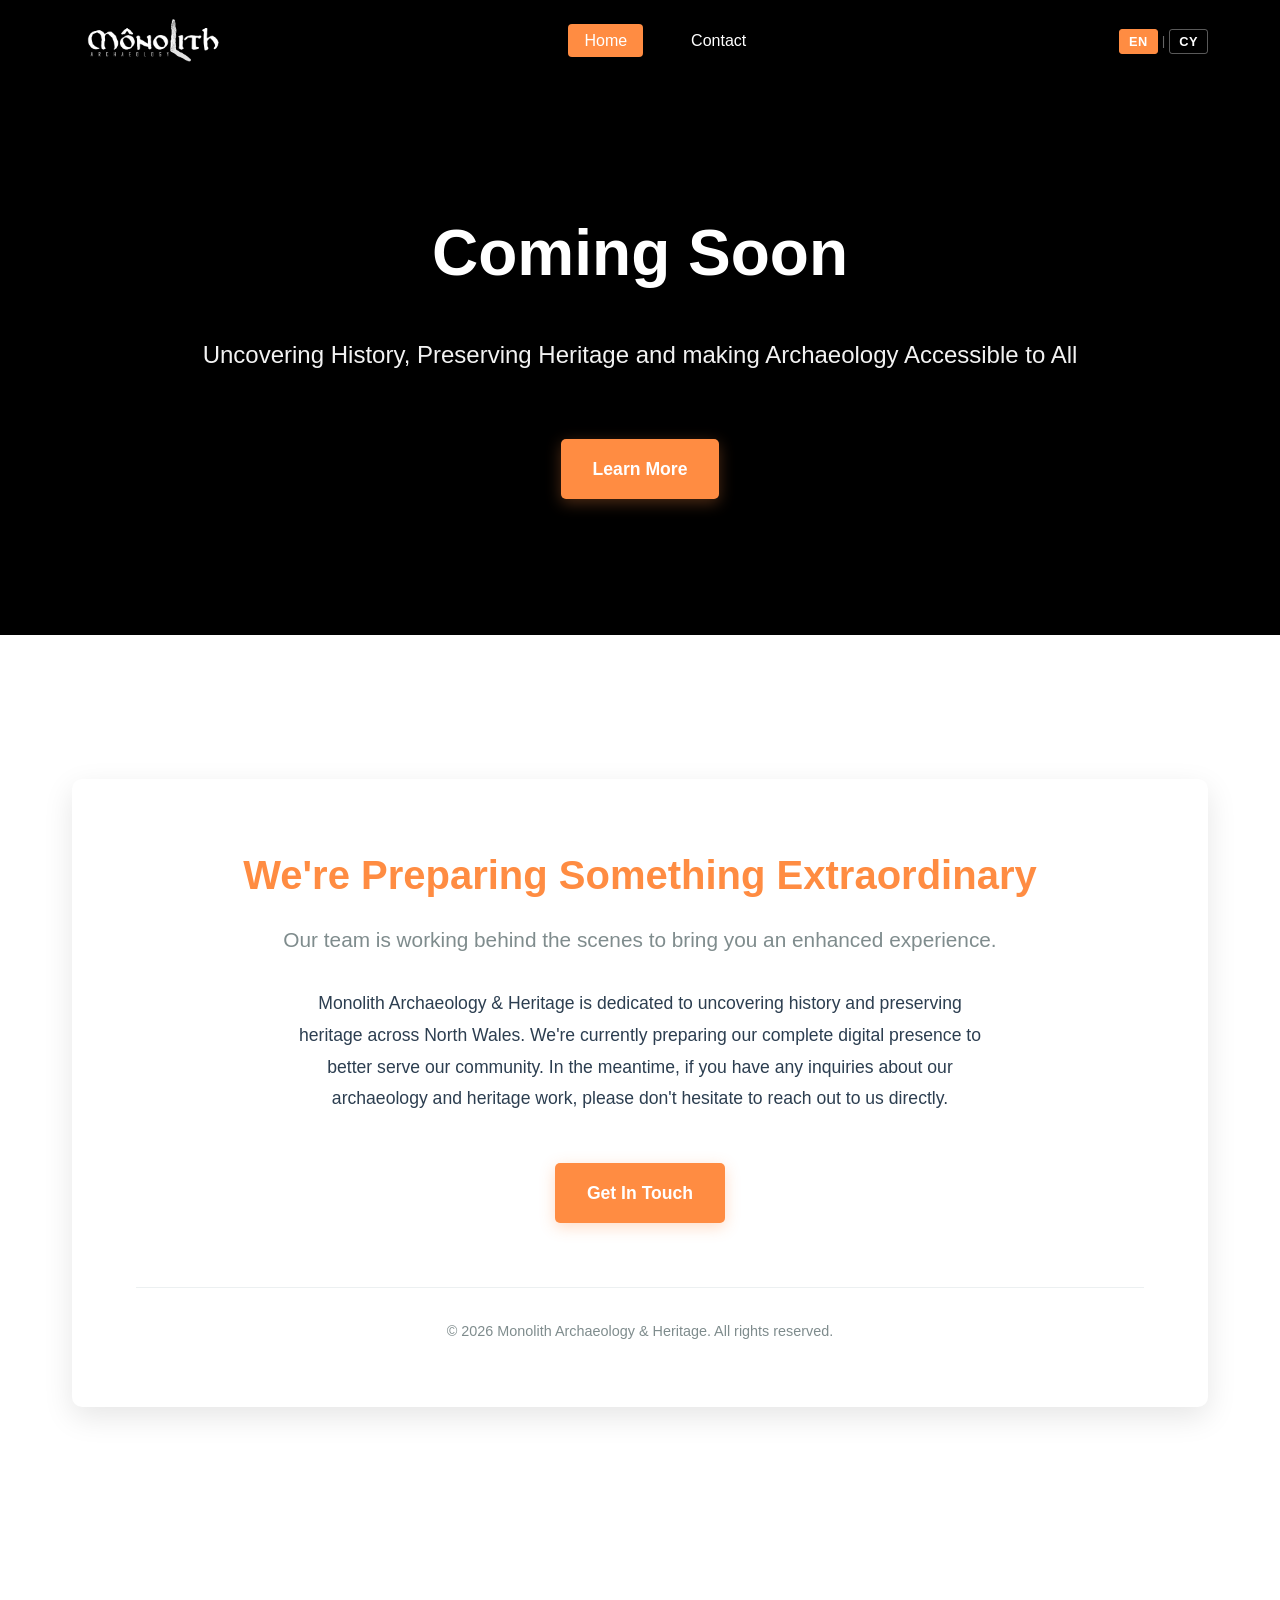
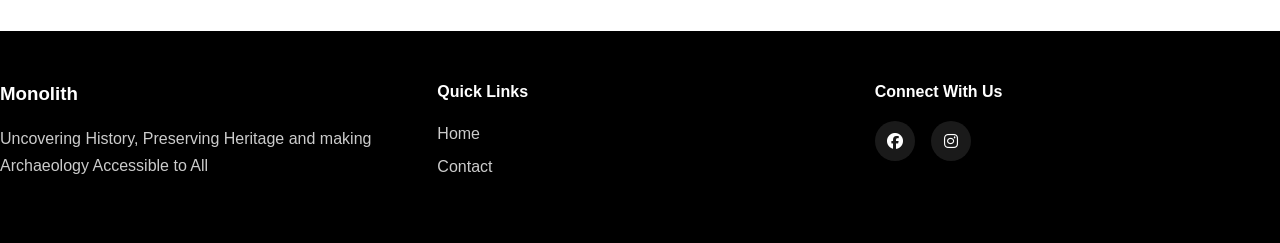
<file: index.html>
<!DOCTYPE html>
<html lang="en">
<head>
    <meta charset="UTF-8">
    <meta name="viewport" content="width=device-width, initial-scale=1.0">
    <title>Coming Soon - Monolith Archaeology & Heritage</title>
    <link rel="stylesheet" href="styles.css">
    <link rel="stylesheet" href="https://cdnjs.cloudflare.com/ajax/libs/font-awesome/6.4.0/css/all.min.css">
    <style>
        .coming-soon-container {
            max-width: 1200px;
            margin: 0 auto;
            padding: 4rem 2rem;
            text-align: center;
        }

        .coming-soon-content {
            background: var(--white);
            padding: 4rem;
            border-radius: 10px;
            box-shadow: 0 10px 30px rgba(0, 0, 0, 0.1);
        }

        .coming-soon-content h2 {
            font-size: 2.5rem;
            color: var(--primary-color);
            margin-bottom: 1rem;
            margin-top: 0;
        }

        .coming-soon-content .tagline {
            font-size: 1.3rem;
            color: var(--text-light);
            margin-bottom: 2rem;
        }

        .coming-soon-message {
            font-size: 1.1rem;
            line-height: 1.8;
            color: var(--text-dark);
            margin-bottom: 2rem;
            max-width: 700px;
            margin-left: auto;
            margin-right: auto;
        }

        .cta-button {
            display: inline-block;
            background-color: var(--primary-color);
            color: var(--white);
            padding: 1rem 2rem;
            text-decoration: none;
            border-radius: 5px;
            font-size: 1.1em;
            font-weight: 600;
            transition: background-color 0.3s ease, transform 0.2s ease;
            margin: 1rem 0.5rem;
            border: none;
            cursor: pointer;
        }

        .cta-button:hover {
            background-color: #e67e31;
            transform: translateY(-2px);
        }

        .coming-soon-footer {
            margin-top: 3rem;
            padding-top: 2rem;
            border-top: 1px solid #ecf0f1;
            color: var(--text-light);
            font-size: 0.9rem;
        }

        @media (max-width: 768px) {
            .coming-soon-container {
                padding: 2rem 1rem;
            }

            .coming-soon-content {
                padding: 2rem;
            }

            .coming-soon-content h2 {
                font-size: 2rem;
            }

            .coming-soon-content .tagline {
                font-size: 1.1rem;
            }
        }
    </style>
</head>
<body>
    <!-- Navigation -->
    <nav class="navbar">
        <div class="nav-container">
            <a href="index.html" class="nav-logo">
                <img src="images/logos/Monolith vers. 7 W text.png" alt="Monolith Logo">
            </a>
            <div class="hamburger">
                <span></span>
                <span></span>
                <span></span>
            </div>
            <ul class="nav-menu">
                <li><a href="index.html" class="nav-link active" data-i18n="nav.home">Home</a></li>
                <li><a href="contact.html" class="nav-link" data-i18n="nav.contact">Contact</a></li>
            </ul>
            <div class="lang-toggle">
                <button class="lang-btn" data-lang="en">EN</button>
                <span class="lang-sep">|</span>
                <button class="lang-btn" data-lang="cy">CY</button>
            </div>
        </div>
    </nav>

    <!-- Hero Section -->
    <section class="hero">
        <div class="hero-content">
            <h1 data-i18n="index.hero.h1">Coming Soon</h1>
            <p data-i18n="index.hero.p">Uncovering History, Preserving Heritage and making Archaeology Accessible to All</p>
            <a href="#message" class="cta-button" data-i18n="index.hero.cta">Learn More</a>
        </div>
    </section>

    <!-- Message Section -->
    <section id="message" class="about">
        <div class="coming-soon-container">
            <div class="coming-soon-content">
                <h2 data-i18n="index.msg.h2">We're Preparing Something Extraordinary</h2>
                <p class="tagline" data-i18n="index.msg.tagline">Our team is working behind the scenes to bring you an enhanced experience.</p>
                
                <p class="coming-soon-message" data-i18n="index.msg.body">
                    Monolith Archaeology & Heritage is dedicated to uncovering history and preserving heritage across North Wales. 
                    We're currently preparing our complete digital presence to better serve our community. 
                    In the meantime, if you have any inquiries about our archaeology and heritage work, 
                    please don't hesitate to reach out to us directly.
                </p>

                <div style="margin: 2rem 0;">
                    <a href="contact.html" class="cta-button" data-i18n="index.msg.cta">Get In Touch</a>
                </div>

                <div class="coming-soon-footer">
                    <p data-i18n="index.footer.copy">© 2026 Monolith Archaeology & Heritage. All rights reserved.</p>
                </div>
            </div>
        </div>
    </section>

    <!-- Footer -->
    <footer class="footer">
        <div class="footer-content">
            <div class="footer-section">
                <h3>Monolith</h3>
                <p data-i18n="footer.tagline">Uncovering History, Preserving Heritage</p>
            </div>
            <div class="footer-section">
                <h4 data-i18n="footer.quickLinks">Quick Links</h4>
                <ul>
                    <li><a href="index.html" data-i18n="nav.home">Home</a></li>
                    <li><a href="contact.html" data-i18n="nav.contact">Contact</a></li>
                </ul>
            </div>
            <div class="footer-section">
                <h4 data-i18n="footer.connect">Connect With Us</h4>
                <div class="social-links">
                    <a href="https://www.facebook.com/profile.php?id=61578710743581&sk=directory_contact_info"><i class="fab fa-facebook"></i></a>
                    <a href="https://www.instagram.com/monolith.archaeology/"><i class="fab fa-instagram"></i></a>
                </div>
            </div>
        </div>
    </footer>

    <script src="translations.js"></script>
    <script src="script.js"></script>
</body>
</html>
</file>
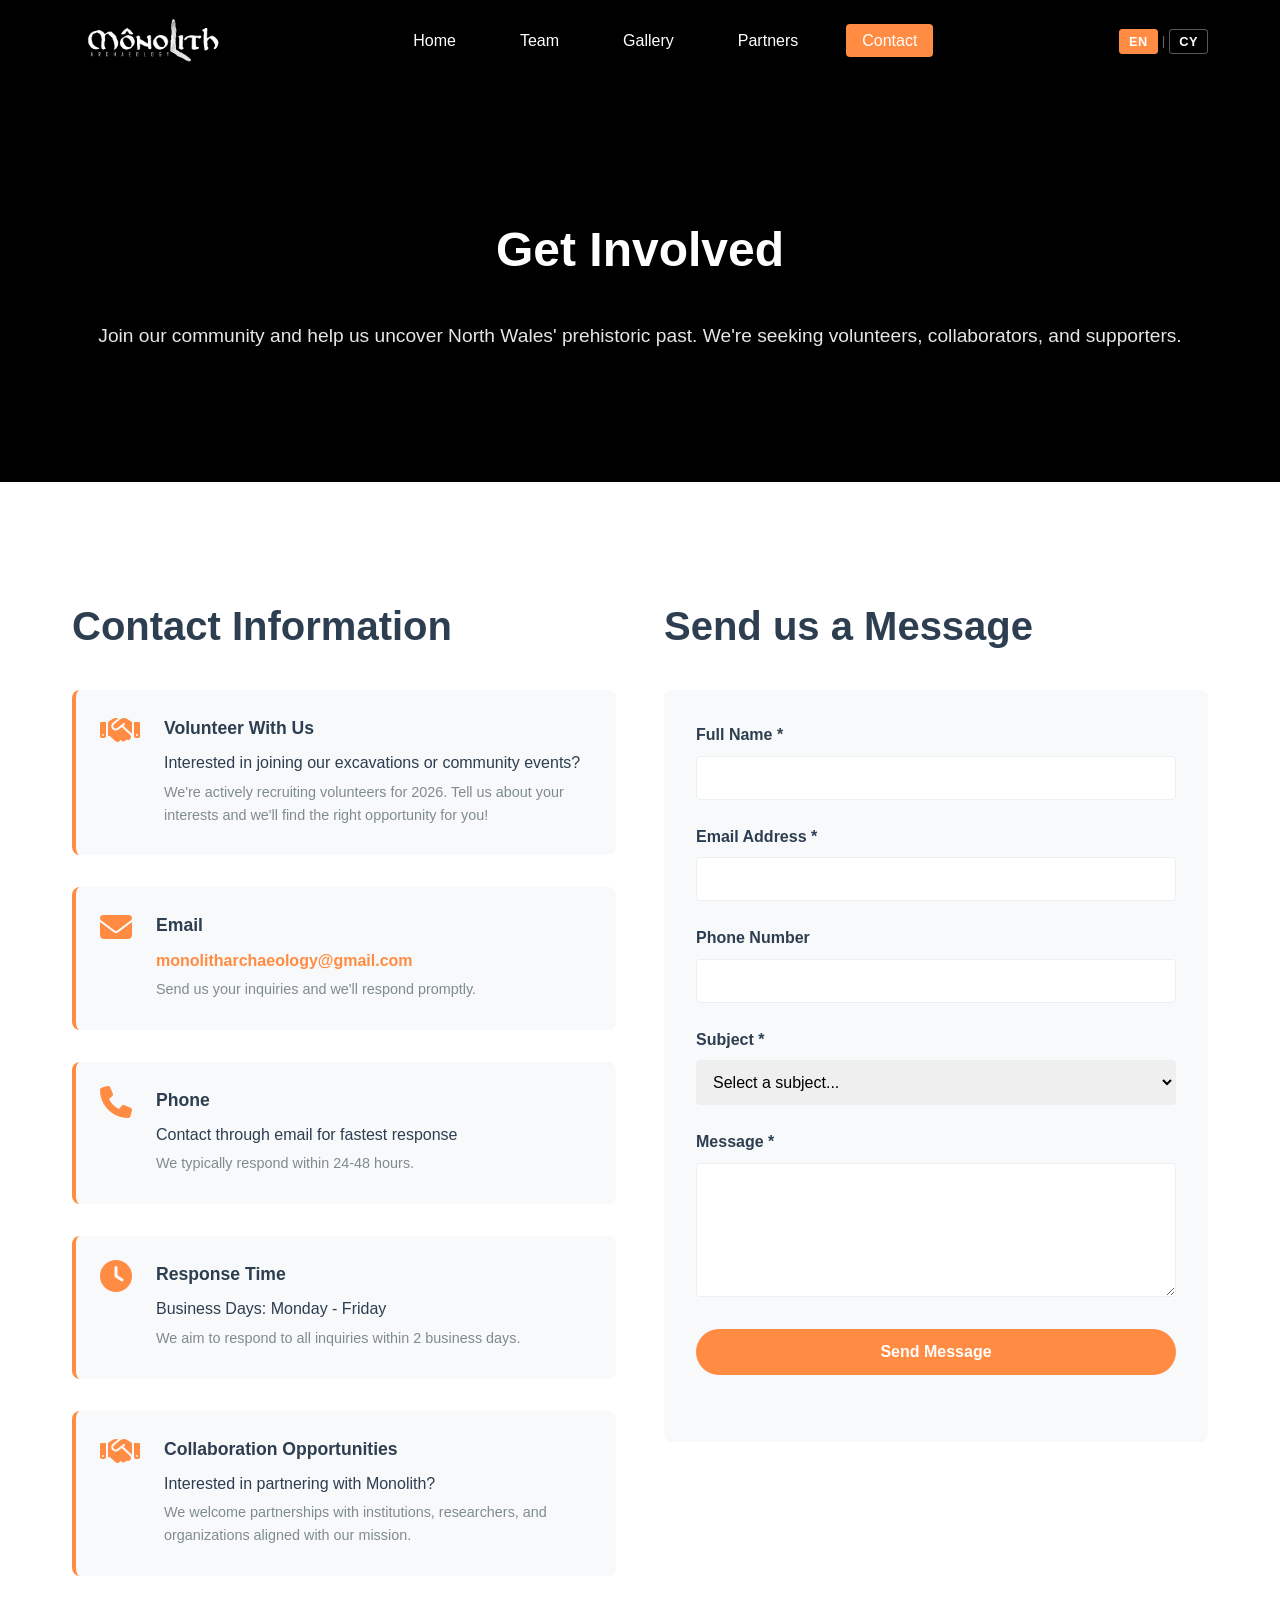
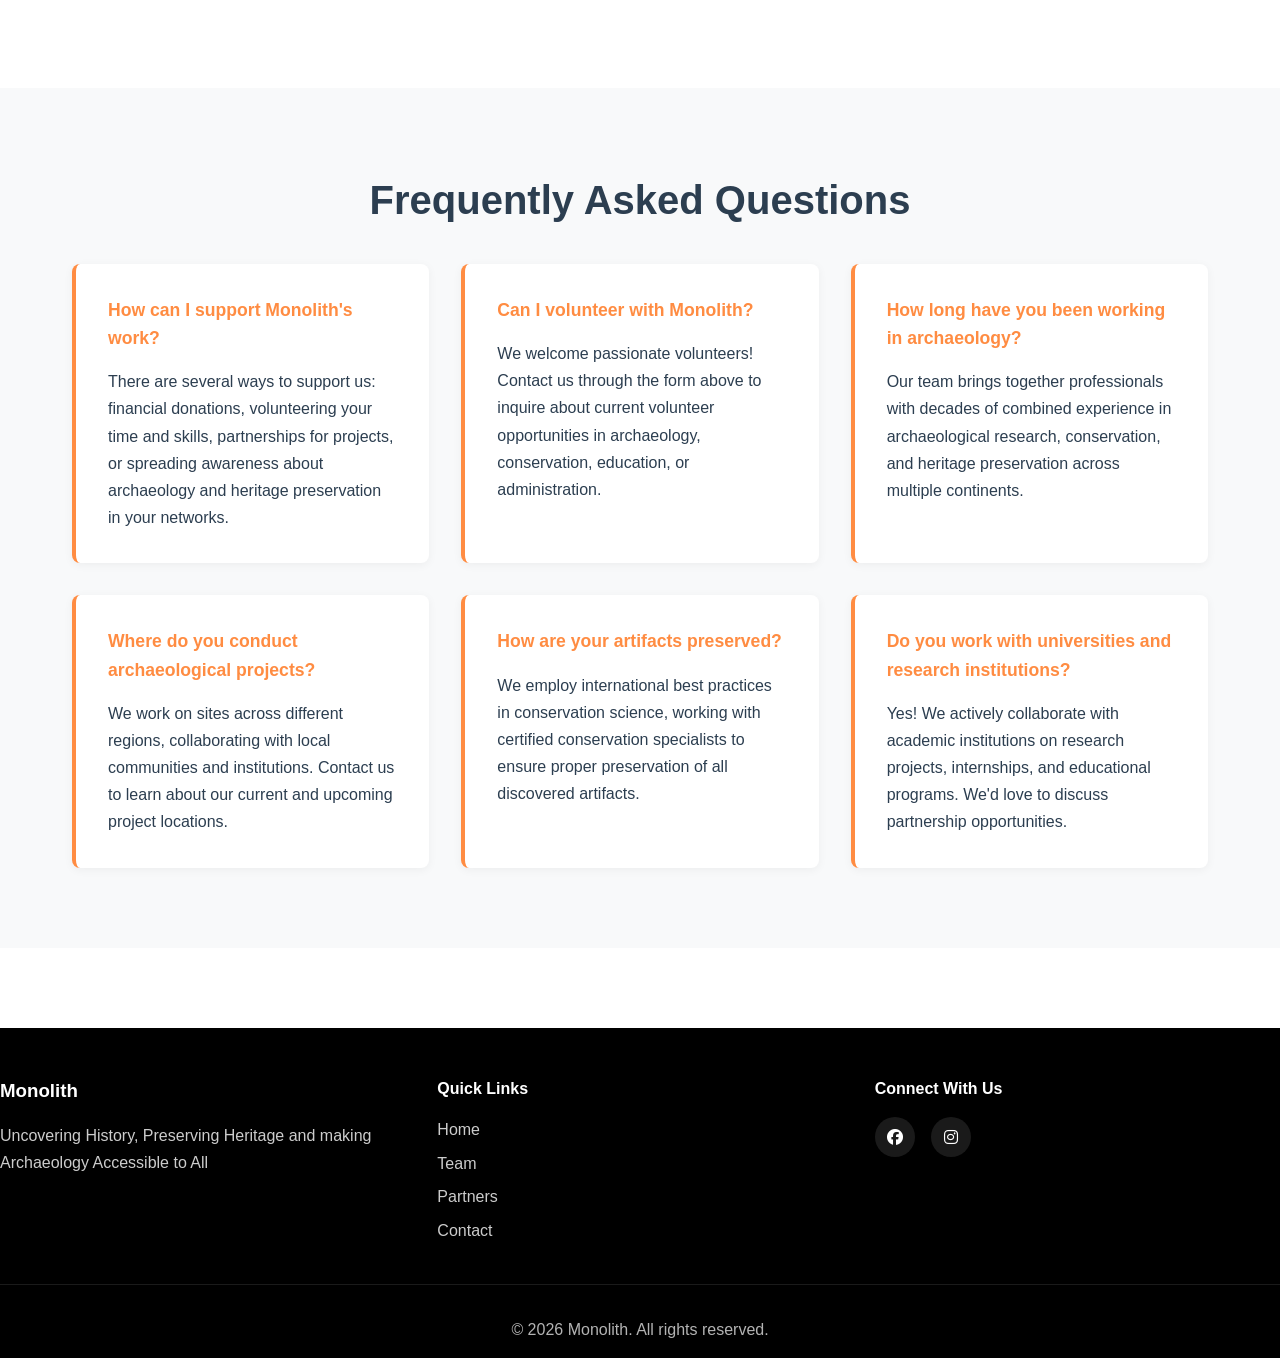
<file: contact.html>
<!DOCTYPE html>
<html lang="en">
<head>
    <meta charset="UTF-8">
    <meta name="viewport" content="width=device-width, initial-scale=1.0">
    <title>Contact - Monolith</title>
    <link rel="stylesheet" href="styles.css">
    <link rel="stylesheet" href="https://cdnjs.cloudflare.com/ajax/libs/font-awesome/6.4.0/css/all.min.css">
</head>
<body>
    <!-- Navigation -->
    <nav class="navbar">
        <div class="nav-container">
            <a href="index.html" class="nav-logo">
                <img src="images/logos/Monolith vers. 7 W text.png" alt="Monolith Logo">
            </a>
            <div class="hamburger">
                <span></span>
                <span></span>
                <span></span>
            </div>
            <ul class="nav-menu">
                <li><a href="index.html" class="nav-link" data-i18n="nav.home">Home</a></li>
                <li><a href="team.html" class="nav-link" data-i18n="nav.team">Team</a></li>
                <li><a href="gallery.html" class="nav-link" data-i18n="nav.gallery">Gallery</a></li>
                <li><a href="partners.html" class="nav-link" data-i18n="nav.partners">Partners</a></li>
                <li><a href="contact.html" class="nav-link active" data-i18n="nav.contact">Contact</a></li>
            </ul>
            <div class="lang-toggle">
                <button class="lang-btn" data-lang="en">EN</button>
                <span class="lang-sep">|</span>
                <button class="lang-btn" data-lang="cy">CY</button>
            </div>
        </div>
    </nav>

    <!-- Page Header -->
    <section class="page-header">
        <h1 data-i18n="contact.header.h1">Get Involved</h1>
        <p data-i18n="contact.header.p">Join our community and help us uncover North Wales' prehistoric past. We're seeking volunteers, collaborators, and supporters.</p>
    </section>

    <!-- Contact Content -->
    <section class="contact-section">
        <div class="container">
            <div class="contact-wrapper">
                <!-- Contact Information -->
                <div class="contact-info">
                    <h2 data-i18n="contact.info.h2">Contact Information</h2>
                    
                    <div class="info-card">
                        <i class="fas fa-handshake"></i>
                        <div>
                            <h3 data-i18n="contact.vol.h3">Volunteer With Us</h3>
                            <p data-i18n="contact.vol.p1">Interested in joining our excavations or community events?</p>
                            <p class="info-desc" data-i18n="contact.vol.p2">We're actively recruiting volunteers for 2026. Tell us about your interests and we'll find the right opportunity for you!</p>
                        </div>
                    </div>

                    <div class="info-card">
                        <i class="fas fa-envelope"></i>
                        <div>
                            <h3 data-i18n="contact.email.h3">Email</h3>
                            <p><a href="mailto:monolitharchaeology@gmail.com">monolitharchaeology@gmail.com</a></p>
                            <p class="info-desc" data-i18n="contact.email.p2">Send us your inquiries and we'll respond promptly.</p>
                        </div>
                    </div>

                    <div class="info-card">
                        <i class="fas fa-phone"></i>
                        <div>
                            <h3 data-i18n="contact.phone.h3">Phone</h3>
                            <p data-i18n="contact.phone.p1">Contact through email for fastest response</p>
                            <p class="info-desc" data-i18n="contact.phone.p2">We typically respond within 24-48 hours.</p>
                        </div>
                    </div>

                    <div class="info-card">
                        <i class="fas fa-clock"></i>
                        <div>
                            <h3 data-i18n="contact.resp.h3">Response Time</h3>
                            <p data-i18n="contact.resp.p1">Business Days: Monday - Friday</p>
                            <p class="info-desc" data-i18n="contact.resp.p2">We aim to respond to all inquiries within 2 business days.</p>
                        </div>
                    </div>

                    <div class="info-card">
                        <i class="fas fa-handshake"></i>
                        <div>
                            <h3 data-i18n="contact.collab.h3">Collaboration Opportunities</h3>
                            <p data-i18n="contact.collab.p1">Interested in partnering with Monolith?</p>
                            <p class="info-desc" data-i18n="contact.collab.p2">We welcome partnerships with institutions, researchers, and organizations aligned with our mission.</p>
                        </div>
                    </div>
                </div>

                <!-- Contact Form -->
                <div class="contact-form-wrapper">
                    <h2 data-i18n="contact.form.h2">Send us a Message</h2>
                    <form class="contact-form" id="contactForm">
                        <div class="form-group">
                            <label for="name" data-i18n="contact.form.name">Full Name *</label>
                            <input type="text" id="name" name="name" required>
                        </div>

                        <div class="form-group">
                            <label for="email" data-i18n="contact.form.email">Email Address *</label>
                            <input type="email" id="email" name="email" required>
                        </div>

                        <div class="form-group">
                            <label for="phone" data-i18n="contact.form.phone">Phone Number</label>
                            <input type="tel" id="phone" name="phone">
                        </div>

                        <div class="form-group">
                            <label for="subject" data-i18n="contact.form.subject">Subject *</label>
                            <select id="subject" name="subject" required>
                                <option value="" data-i18n="contact.form.opt0">Select a subject...</option>
                                <option value="inquiry" data-i18n="contact.form.opt1">General Inquiry</option>
                                <option value="partnership" data-i18n="contact.form.opt2">Partnership Opportunity</option>
                                <option value="donation" data-i18n="contact.form.opt3">Support & Donations</option>
                                <option value="volunteer" data-i18n="contact.form.opt4">Volunteer Opportunity</option>
                                <option value="media" data-i18n="contact.form.opt5">Media Inquiry</option>
                                <option value="other" data-i18n="contact.form.opt6">Other</option>
                            </select>
                        </div>

                        <div class="form-group">
                            <label for="message" data-i18n="contact.form.message">Message *</label>
                            <textarea id="message" name="message" rows="6" required></textarea>
                        </div>

                        <button type="submit" class="btn btn-primary" data-i18n="contact.form.submit">Send Message</button>
                        <p class="form-note" id="formNote"></p>
                    </form>
                </div>
            </div>
        </div>
    </section>

    <!-- FAQ Section -->
    <section class="faq-section">
        <div class="container">
            <h2 data-i18n="contact.faq.h2">Frequently Asked Questions</h2>
            
            <div class="faq-list">
                <div class="faq-item">
                    <h3 data-i18n="contact.faq.q1">How can I support Monolith's work?</h3>
                    <p data-i18n="contact.faq.a1">There are several ways to support us: financial donations, volunteering your time and skills, partnerships for projects, or spreading awareness about archaeology and heritage preservation in your networks.</p>
                </div>

                <div class="faq-item">
                    <h3 data-i18n="contact.faq.q2">Can I volunteer with Monolith?</h3>
                    <p data-i18n="contact.faq.a2">We welcome passionate volunteers! Contact us through the form above to inquire about current volunteer opportunities in archaeology, conservation, education, or administration.</p>
                </div>

                <div class="faq-item">
                    <h3 data-i18n="contact.faq.q3">How long have you been working in archaeology?</h3>
                    <p data-i18n="contact.faq.a3">Our team brings together professionals with decades of combined experience in archaeological research, conservation, and heritage preservation across multiple continents.</p>
                </div>

                <div class="faq-item">
                    <h3 data-i18n="contact.faq.q4">Where do you conduct archaeological projects?</h3>
                    <p data-i18n="contact.faq.a4">We work on sites across different regions, collaborating with local communities and institutions. Contact us to learn about our current and upcoming project locations.</p>
                </div>

                <div class="faq-item">
                    <h3 data-i18n="contact.faq.q5">How are your artifacts preserved?</h3>
                    <p data-i18n="contact.faq.a5">We employ international best practices in conservation science, working with certified conservation specialists to ensure proper preservation of all discovered artifacts.</p>
                </div>

                <div class="faq-item">
                    <h3 data-i18n="contact.faq.q6">Do you work with universities and research institutions?</h3>
                    <p data-i18n="contact.faq.a6">Yes! We actively collaborate with academic institutions on research projects, internships, and educational programs. We'd love to discuss partnership opportunities.</p>
                </div>
            </div>
        </div>
    </section>

    <!-- Footer -->
    <footer class="footer">
        <div class="footer-content">
            <div class="footer-section">
                <h3>Monolith</h3>
                <p data-i18n="footer.tagline">Uncovering History, Preserving Heritage</p>
            </div>
            <div class="footer-section">
                <h4 data-i18n="footer.quickLinks">Quick Links</h4>
                <ul>
                    <li><a href="index.html" data-i18n="nav.home">Home</a></li>
                    <li><a href="team.html" data-i18n="nav.team">Team</a></li>
                    <li><a href="partners.html" data-i18n="nav.partners">Partners</a></li>
                    <li><a href="contact.html" data-i18n="nav.contact">Contact</a></li>
                </ul>
            </div>
            <div class="footer-section">
                <h4 data-i18n="footer.connect">Connect With Us</h4>
                <div class="social-links">
                    <a href="https://www.facebook.com/profile.php?id=61578710743581&sk=directory_contact_info"><i class="fab fa-facebook"></i></a>
                    <a href="https://www.instagram.com/monolith.archaeology/"><i class="fab fa-instagram"></i></a>
                </div>
            </div>
        </div>
        <div class="footer-bottom">
            <p data-i18n="footer.copyright">&copy; 2026 Monolith. All rights reserved.</p>
        </div>
    </footer>

    <script src="translations.js"></script>
    <script src="script.js"></script>
</body>
</html>
</file>
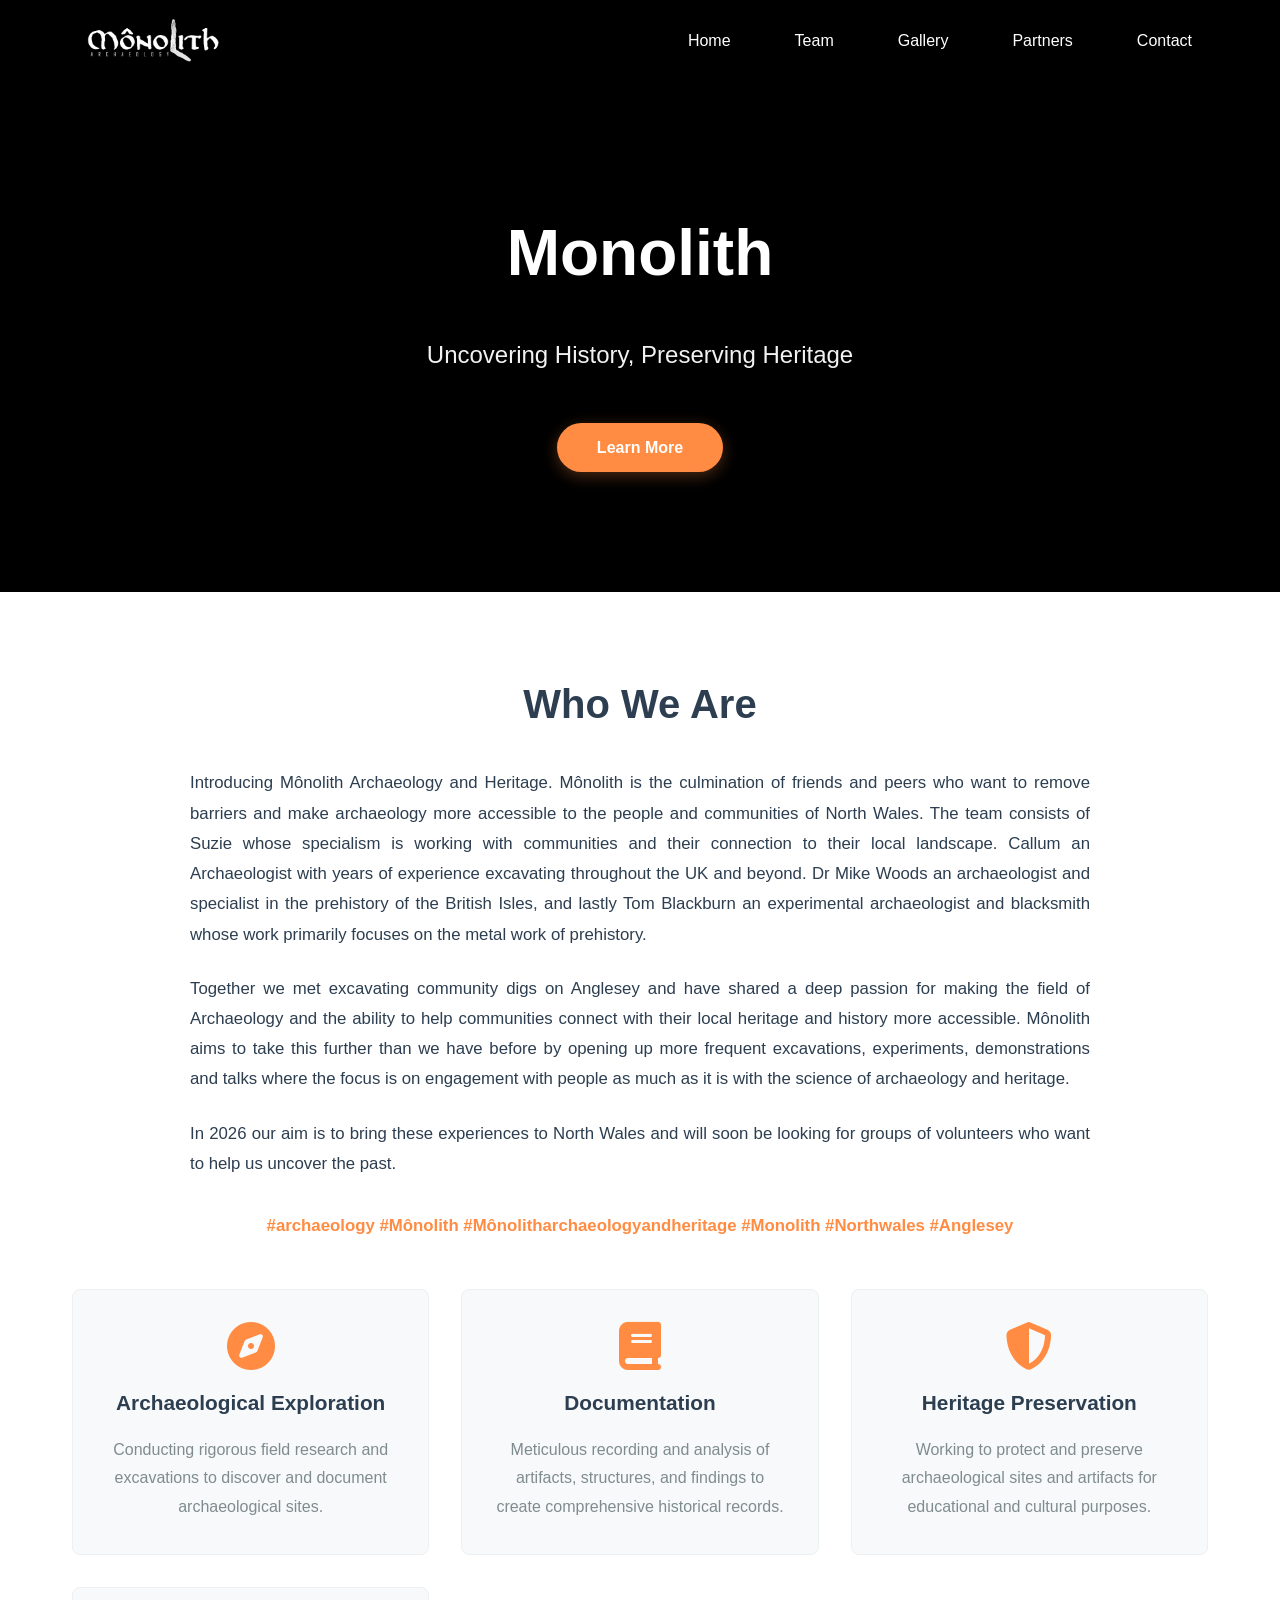
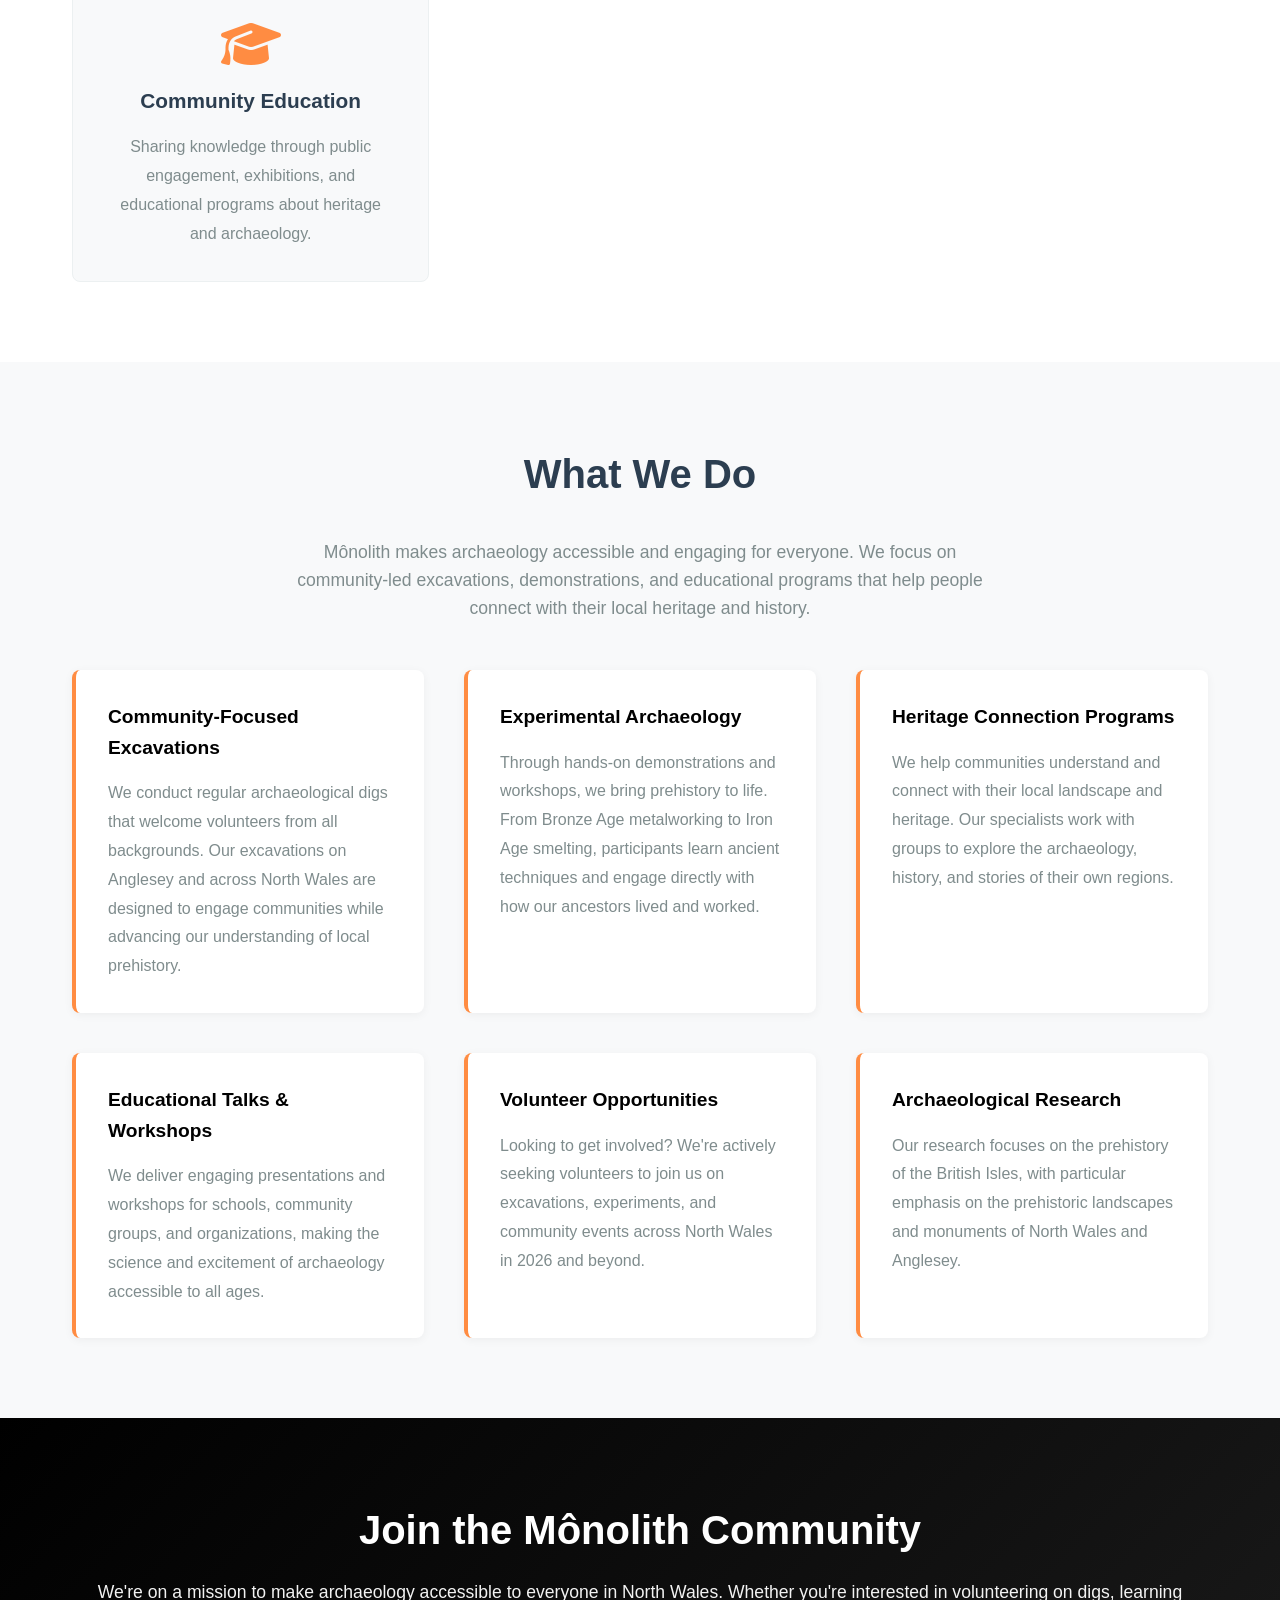
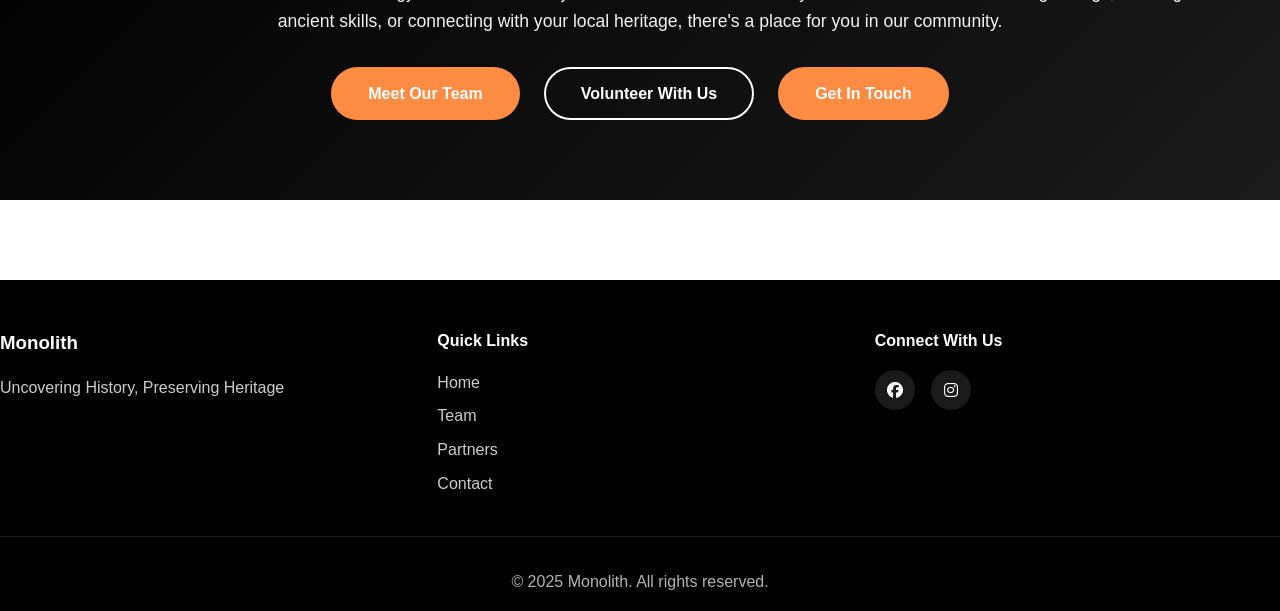
<file: index-old.html>
<!DOCTYPE html>
<html lang="en">
<head>
    <meta charset="UTF-8">
    <meta name="viewport" content="width=device-width, initial-scale=1.0">
    <title>Monolith - Archaeology & Heritage</title>
    <link rel="stylesheet" href="styles.css">
    <link rel="stylesheet" href="https://cdnjs.cloudflare.com/ajax/libs/font-awesome/6.4.0/css/all.min.css">
</head>
<body>
    <!-- Navigation -->
    <nav class="navbar">
        <div class="nav-container">
            <a href="index.html" class="nav-logo">
                <img src="images/logos/Monolith vers. 7 W text.png" alt="Monolith Logo">
            </a>
            <div class="hamburger">
                <span></span>
                <span></span>
                <span></span>
            </div>
            <ul class="nav-menu">
                <li><a href="index.html" class="nav-link active">Home</a></li>
                <li><a href="team.html" class="nav-link">Team</a></li>
                <li><a href="gallery.html" class="nav-link">Gallery</a></li>
                <li><a href="partners.html" class="nav-link">Partners</a></li>
                <li><a href="contact.html" class="nav-link">Contact</a></li>
            </ul>
        </div>
    </nav>

    <!-- Hero Section -->
    <section class="hero">
        <div class="hero-content">
            <h1>Monolith</h1>
            <p>Uncovering History, Preserving Heritage</p>
            <a href="#about" class="cta-button">Learn More</a>
        </div>
    </section>

    <!-- About Section -->
    <section id="about" class="about">
        <div class="container">
            <h2>Who We Are</h2>
            <div class="about-text">
                <p>Introducing Mônolith Archaeology and Heritage. Mônolith is the culmination of friends and peers who want to remove barriers and make archaeology more accessible to the people and communities of North Wales. The team consists of Suzie whose specialism is working with communities and their connection to their local landscape. Callum an Archaeologist with years of experience excavating throughout the UK and beyond. Dr Mike Woods an archaeologist and specialist in the prehistory of the British Isles, and lastly Tom Blackburn an experimental archaeologist and blacksmith whose work primarily focuses on the metal work of prehistory.</p>
                
                <p>Together we met excavating community digs on Anglesey and have shared a deep passion for making the field of Archaeology and the ability to help communities connect with their local heritage and history more accessible. Mônolith aims to take this further than we have before by opening up more frequent excavations, experiments, demonstrations and talks where the focus is on engagement with people as much as it is with the science of archaeology and heritage.</p>
                
                <p>In 2026 our aim is to bring these experiences to North Wales and will soon be looking for groups of volunteers who want to help us uncover the past.</p>
                
                <p class="hashtags">#archaeology #Mônolith #Mônolitharchaeologyandheritage #Monolith #Northwales #Anglesey</p>
            </div>
            
            <div class="features-grid">
                <div class="feature-card">
                    <i class="fas fa-compass"></i>
                    <h3>Archaeological Exploration</h3>
                    <p>Conducting rigorous field research and excavations to discover and document archaeological sites.</p>
                </div>
                <div class="feature-card">
                    <i class="fas fa-book"></i>
                    <h3>Documentation</h3>
                    <p>Meticulous recording and analysis of artifacts, structures, and findings to create comprehensive historical records.</p>
                </div>
                <div class="feature-card">
                    <i class="fas fa-shield-alt"></i>
                    <h3>Heritage Preservation</h3>
                    <p>Working to protect and preserve archaeological sites and artifacts for educational and cultural purposes.</p>
                </div>
                <div class="feature-card">
                    <i class="fas fa-graduation-cap"></i>
                    <h3>Community Education</h3>
                    <p>Sharing knowledge through public engagement, exhibitions, and educational programs about heritage and archaeology.</p>
                </div>
            </div>
        </div>
    </section>

    <!-- What We Do Section -->
    <section class="what-we-do">
        <div class="container">
            <h2>What We Do</h2>
            <p class="section-subtitle">Mônolith makes archaeology accessible and engaging for everyone. We focus on community-led excavations, demonstrations, and educational programs that help people connect with their local heritage and history.</p>
            
            <div class="services-list">
                <div class="service-item">
                    <h3>Community-Focused Excavations</h3>
                    <p>We conduct regular archaeological digs that welcome volunteers from all backgrounds. Our excavations on Anglesey and across North Wales are designed to engage communities while advancing our understanding of local prehistory.</p>
                </div>
                <div class="service-item">
                    <h3>Experimental Archaeology</h3>
                    <p>Through hands-on demonstrations and workshops, we bring prehistory to life. From Bronze Age metalworking to Iron Age smelting, participants learn ancient techniques and engage directly with how our ancestors lived and worked.</p>
                </div>
                <div class="service-item">
                    <h3>Heritage Connection Programs</h3>
                    <p>We help communities understand and connect with their local landscape and heritage. Our specialists work with groups to explore the archaeology, history, and stories of their own regions.</p>
                </div>
                <div class="service-item">
                    <h3>Educational Talks & Workshops</h3>
                    <p>We deliver engaging presentations and workshops for schools, community groups, and organizations, making the science and excitement of archaeology accessible to all ages.</p>
                </div>
                <div class="service-item">
                    <h3>Volunteer Opportunities</h3>
                    <p>Looking to get involved? We're actively seeking volunteers to join us on excavations, experiments, and community events across North Wales in 2026 and beyond.</p>
                </div>
                <div class="service-item">
                    <h3>Archaeological Research</h3>
                    <p>Our research focuses on the prehistory of the British Isles, with particular emphasis on the prehistoric landscapes and monuments of North Wales and Anglesey.</p>
                </div>
            </div>
        </div>
    </section>

    <!-- CTA Section -->
    <section class="cta-section">
        <div class="container">
            <h2>Join the Mônolith Community</h2>
            <p>We're on a mission to make archaeology accessible to everyone in North Wales. Whether you're interested in volunteering on digs, learning ancient skills, or connecting with your local heritage, there's a place for you in our community.</p>
            <div class="cta-buttons">
                <a href="team.html" class="btn btn-primary">Meet Our Team</a>
                <a href="contact.html" class="btn btn-secondary">Volunteer With Us</a>
                <a href="contact.html" class="btn btn-primary">Get In Touch</a>
            </div>
        </div>
    </section>

    <!-- Footer -->
    <footer class="footer">
        <div class="footer-content">
            <div class="footer-section">
                <h3>Monolith</h3>
                <p>Uncovering History, Preserving Heritage</p>
            </div>
            <div class="footer-section">
                <h4>Quick Links</h4>
                <ul>
                    <li><a href="index.html">Home</a></li>
                    <li><a href="team.html">Team</a></li>
                    <li><a href="partners.html">Partners</a></li>
                    <li><a href="contact.html">Contact</a></li>
                </ul>
            </div>
            <div class="footer-section">
                <h4>Connect With Us</h4>
                <div class="social-links">
                    <a href="https://www.facebook.com/profile.php?id=61578710743581&sk=directory_contact_info"><i class="fab fa-facebook"></i></a>
                    <a href="https://www.instagram.com/monolith.archaeology/"><i class="fab fa-instagram"></i></a>
                </div>
            </div>
        </div>
        <div class="footer-bottom">
            <p>&copy; 2025 Monolith. All rights reserved.</p>
        </div>
    </footer>

    <script src="script.js"></script>
</body>
</html>
</file>
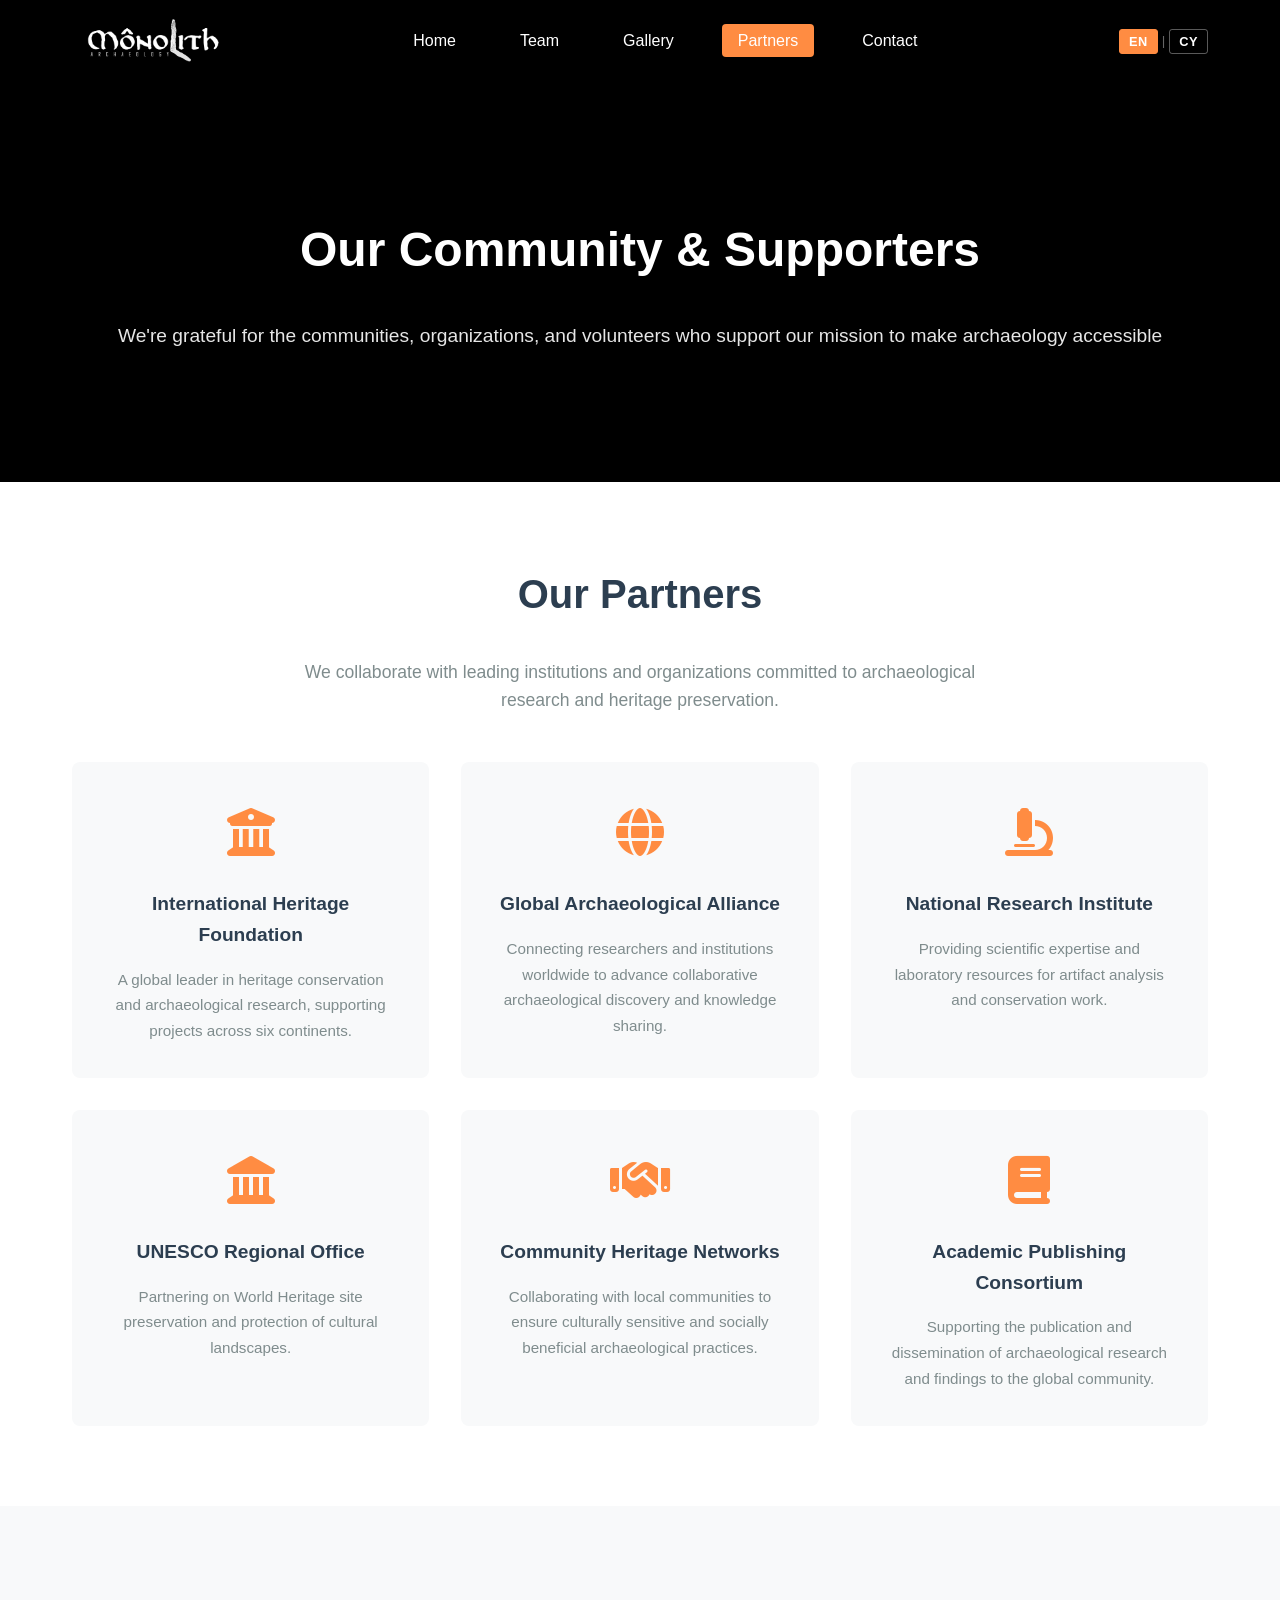
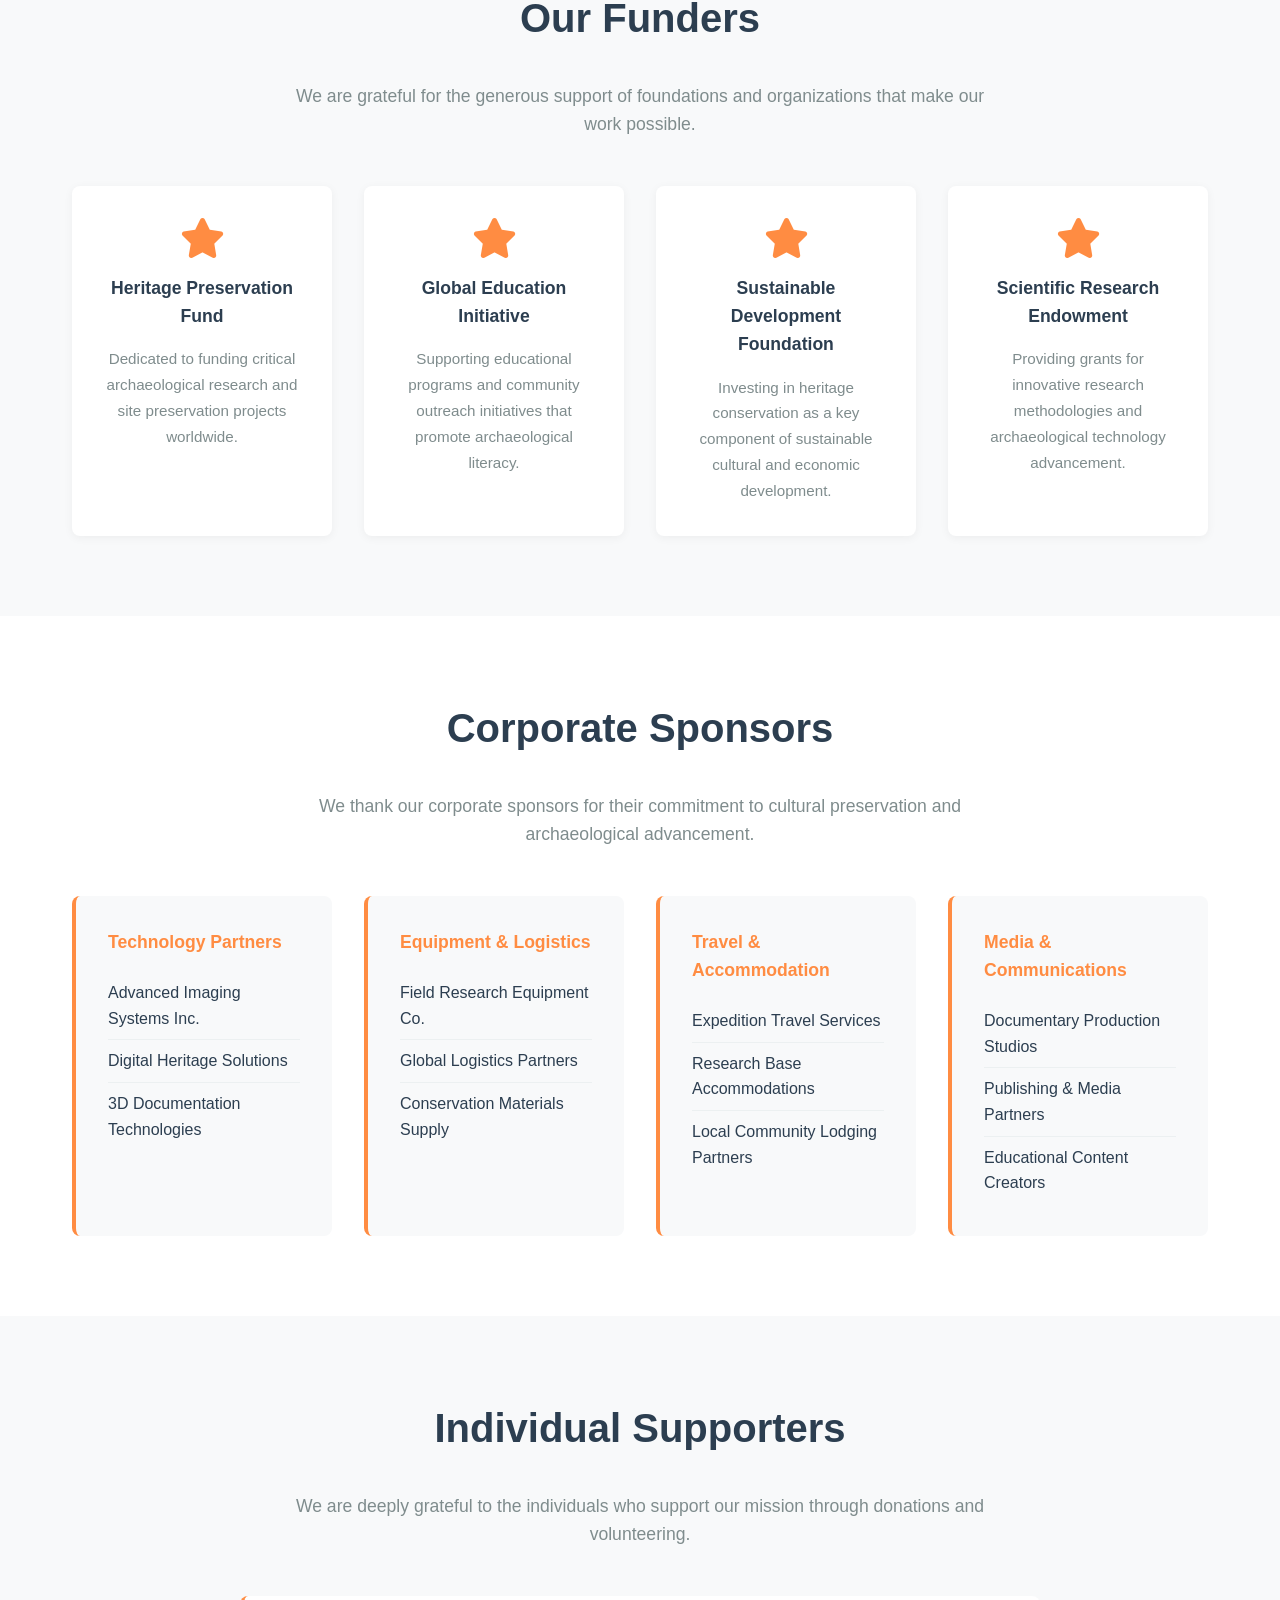
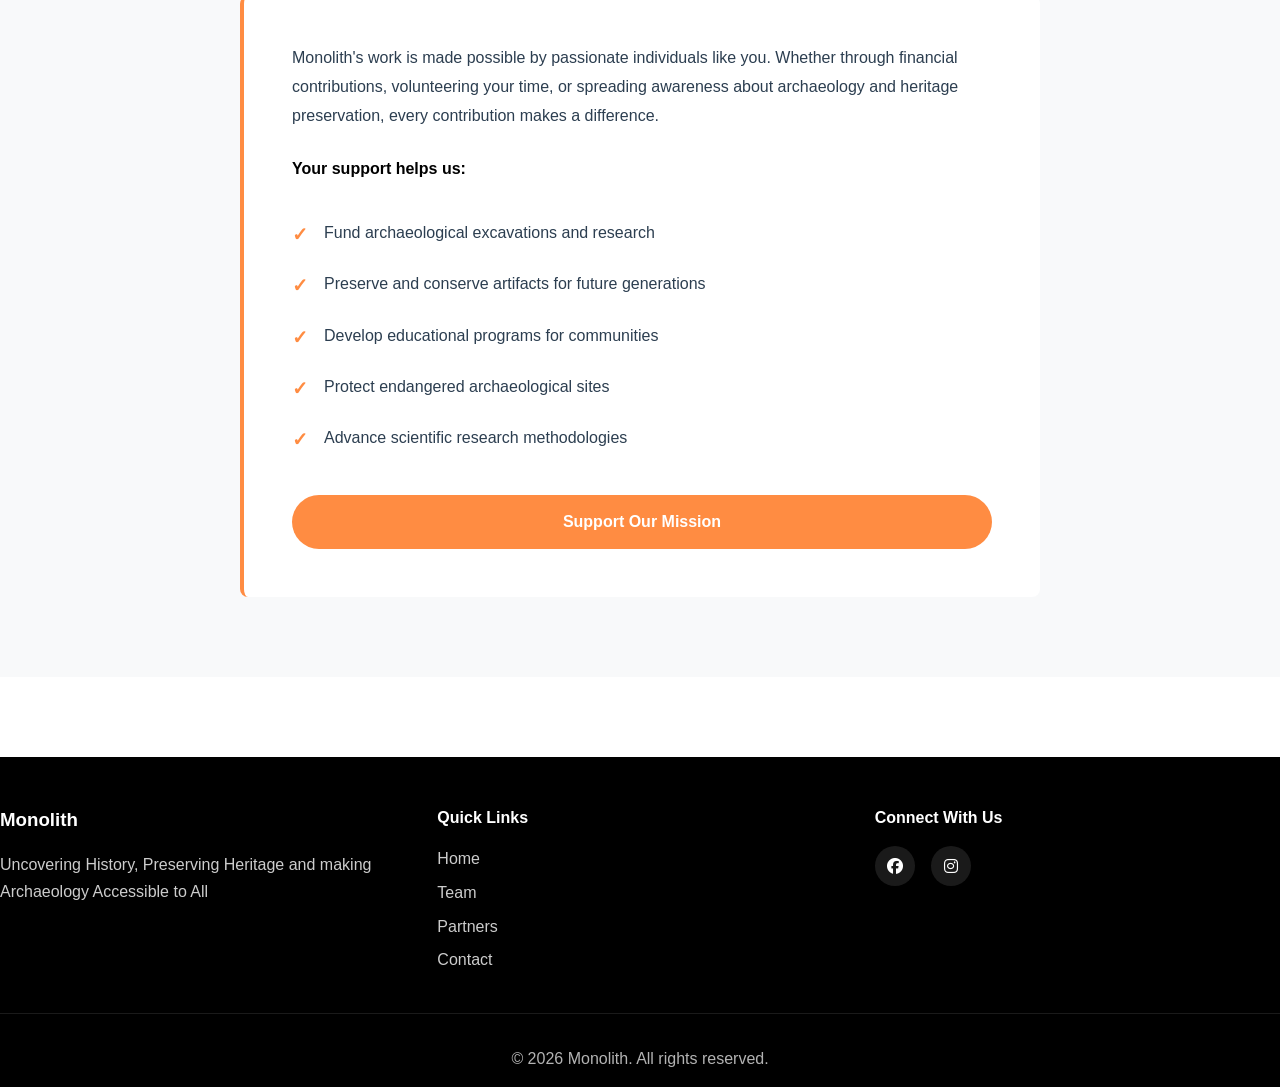
<file: partners.html>
<!DOCTYPE html>
<html lang="en">
<head>
    <meta charset="UTF-8">
    <meta name="viewport" content="width=device-width, initial-scale=1.0">
    <title>Partners & Sponsors - Monolith</title>
    <link rel="stylesheet" href="styles.css">
    <link rel="stylesheet" href="https://cdnjs.cloudflare.com/ajax/libs/font-awesome/6.4.0/css/all.min.css">
</head>
<body>
    <!-- Navigation -->
    <nav class="navbar">
        <div class="nav-container">
            <a href="index.html" class="nav-logo">
                <img src="images/logos/Monolith vers. 7 W text.png" alt="Monolith Logo">
            </a>
            <div class="hamburger">
                <span></span>
                <span></span>
                <span></span>
            </div>
            <ul class="nav-menu">
                <li><a href="index.html" class="nav-link" data-i18n="nav.home">Home</a></li>
                <li><a href="team.html" class="nav-link" data-i18n="nav.team">Team</a></li>
                <li><a href="gallery.html" class="nav-link" data-i18n="nav.gallery">Gallery</a></li>
                <li><a href="partners.html" class="nav-link active" data-i18n="nav.partners">Partners</a></li>
                <li><a href="contact.html" class="nav-link" data-i18n="nav.contact">Contact</a></li>
            </ul>
            <div class="lang-toggle">
                <button class="lang-btn" data-lang="en">EN</button>
                <span class="lang-sep">|</span>
                <button class="lang-btn" data-lang="cy">CY</button>
            </div>
        </div>
    </nav>

    <!-- Page Header -->
    <section class="page-header">
        <h1 data-i18n="partners.header.h1">Our Community & Supporters</h1>
        <p data-i18n="partners.header.p">We're grateful for the communities, organizations, and volunteers who support our mission to make archaeology accessible</p>
    </section>

    <!-- Partners Section -->
    <section class="partners-section">
        <div class="container">
            <h2 data-i18n="partners.h2">Our Partners</h2>
            <p class="section-subtitle" data-i18n="partners.subtitle">We collaborate with leading institutions and organizations committed to archaeological research and heritage preservation.</p>
            
            <div class="partners-grid">
                <div class="partner-card">
                    <div class="partner-logo">
                        <i class="fas fa-university"></i>
                    </div>
                    <h3 data-i18n="partners.ihf.h3">International Heritage Foundation</h3>
                    <p data-i18n="partners.ihf.p">A global leader in heritage conservation and archaeological research, supporting projects across six continents.</p>
                </div>

                <div class="partner-card">
                    <div class="partner-logo">
                        <i class="fas fa-globe"></i>
                    </div>
                    <h3 data-i18n="partners.gaa.h3">Global Archaeological Alliance</h3>
                    <p data-i18n="partners.gaa.p">Connecting researchers and institutions worldwide to advance collaborative archaeological discovery and knowledge sharing.</p>
                </div>

                <div class="partner-card">
                    <div class="partner-logo">
                        <i class="fas fa-microscope"></i>
                    </div>
                    <h3 data-i18n="partners.nri.h3">National Research Institute</h3>
                    <p data-i18n="partners.nri.p">Providing scientific expertise and laboratory resources for artifact analysis and conservation work.</p>
                </div>

                <div class="partner-card">
                    <div class="partner-logo">
                        <i class="fas fa-landmark"></i>
                    </div>
                    <h3 data-i18n="partners.unesco.h3">UNESCO Regional Office</h3>
                    <p data-i18n="partners.unesco.p">Partnering on World Heritage site preservation and protection of cultural landscapes.</p>
                </div>

                <div class="partner-card">
                    <div class="partner-logo">
                        <i class="fas fa-handshake"></i>
                    </div>
                    <h3 data-i18n="partners.chn.h3">Community Heritage Networks</h3>
                    <p data-i18n="partners.chn.p">Collaborating with local communities to ensure culturally sensitive and socially beneficial archaeological practices.</p>
                </div>

                <div class="partner-card">
                    <div class="partner-logo">
                        <i class="fas fa-book"></i>
                    </div>
                    <h3 data-i18n="partners.apc.h3">Academic Publishing Consortium</h3>
                    <p data-i18n="partners.apc.p">Supporting the publication and dissemination of archaeological research and findings to the global community.</p>
                </div>
            </div>
        </div>
    </section>

    <!-- Funders Section -->
    <section class="funders-section">
        <div class="container">
            <h2 data-i18n="funders.h2">Our Funders</h2>
            <p class="section-subtitle" data-i18n="funders.subtitle">We are grateful for the generous support of foundations and organizations that make our work possible.</p>
            
            <div class="funders-grid">
                <div class="funder-card">
                    <i class="fas fa-star"></i>
                    <h3 data-i18n="funders.hpf.h3">Heritage Preservation Fund</h3>
                    <p data-i18n="funders.hpf.p">Dedicated to funding critical archaeological research and site preservation projects worldwide.</p>
                </div>

                <div class="funder-card">
                    <i class="fas fa-star"></i>
                    <h3 data-i18n="funders.gei.h3">Global Education Initiative</h3>
                    <p data-i18n="funders.gei.p">Supporting educational programs and community outreach initiatives that promote archaeological literacy.</p>
                </div>

                <div class="funder-card">
                    <i class="fas fa-star"></i>
                    <h3 data-i18n="funders.sdf.h3">Sustainable Development Foundation</h3>
                    <p data-i18n="funders.sdf.p">Investing in heritage conservation as a key component of sustainable cultural and economic development.</p>
                </div>

                <div class="funder-card">
                    <i class="fas fa-star"></i>
                    <h3 data-i18n="funders.sre.h3">Scientific Research Endowment</h3>
                    <p data-i18n="funders.sre.p">Providing grants for innovative research methodologies and archaeological technology advancement.</p>
                </div>
            </div>
        </div>
    </section>

    <!-- Sponsors Section -->
    <section class="sponsors-section">
        <div class="container">
            <h2 data-i18n="sponsors.h2">Corporate Sponsors</h2>
            <p class="section-subtitle" data-i18n="sponsors.subtitle">We thank our corporate sponsors for their commitment to cultural preservation and archaeological advancement.</p>
            
            <div class="sponsors-grid">
                <div class="sponsor-item">
                    <h4 data-i18n="sponsors.tech.h4">Technology Partners</h4>
                    <ul>
                        <li>Advanced Imaging Systems Inc.</li>
                        <li>Digital Heritage Solutions</li>
                        <li>3D Documentation Technologies</li>
                    </ul>
                </div>

                <div class="sponsor-item">
                    <h4 data-i18n="sponsors.equip.h4">Equipment & Logistics</h4>
                    <ul>
                        <li>Field Research Equipment Co.</li>
                        <li>Global Logistics Partners</li>
                        <li>Conservation Materials Supply</li>
                    </ul>
                </div>

                <div class="sponsor-item">
                    <h4 data-i18n="sponsors.travel.h4">Travel & Accommodation</h4>
                    <ul>
                        <li>Expedition Travel Services</li>
                        <li>Research Base Accommodations</li>
                        <li>Local Community Lodging Partners</li>
                    </ul>
                </div>

                <div class="sponsor-item">
                    <h4 data-i18n="sponsors.media.h4">Media & Communications</h4>
                    <ul>
                        <li>Documentary Production Studios</li>
                        <li>Publishing & Media Partners</li>
                        <li>Educational Content Creators</li>
                    </ul>
                </div>
            </div>
        </div>
    </section>

    <!-- Supporters Section -->
    <section class="supporters-section">
        <div class="container">
            <h2 data-i18n="supporters.h2">Individual Supporters</h2>
            <p class="section-subtitle" data-i18n="supporters.subtitle">We are deeply grateful to the individuals who support our mission through donations and volunteering.</p>
            
            <div class="supporters-message">
                <p data-i18n="supporters.p1">Monolith's work is made possible by passionate individuals like you. Whether through financial contributions, volunteering your time, or spreading awareness about archaeology and heritage preservation, every contribution makes a difference.</p>
                <p><strong data-i18n="supporters.strong">Your support helps us:</strong></p>
                <ul class="support-list">
                    <li data-i18n="supporters.li1">Fund archaeological excavations and research</li>
                    <li data-i18n="supporters.li2">Preserve and conserve artifacts for future generations</li>
                    <li data-i18n="supporters.li3">Develop educational programs for communities</li>
                    <li data-i18n="supporters.li4">Protect endangered archaeological sites</li>
                    <li data-i18n="supporters.li5">Advance scientific research methodologies</li>
                </ul>
                <a href="contact.html" class="btn btn-primary" data-i18n="supporters.cta">Support Our Mission</a>
            </div>
        </div>
    </section>

    <!-- Footer -->
    <footer class="footer">
        <div class="footer-content">
            <div class="footer-section">
                <h3>Monolith</h3>
                <p data-i18n="footer.tagline">Uncovering History, Preserving Heritage</p>
            </div>
            <div class="footer-section">
                <h4 data-i18n="footer.quickLinks">Quick Links</h4>
                <ul>
                    <li><a href="index.html" data-i18n="nav.home">Home</a></li>
                    <li><a href="team.html" data-i18n="nav.team">Team</a></li>
                    <li><a href="partners.html" data-i18n="nav.partners">Partners</a></li>
                    <li><a href="contact.html" data-i18n="nav.contact">Contact</a></li>
                </ul>
            </div>
            <div class="footer-section">
                <h4 data-i18n="footer.connect">Connect With Us</h4>
                <div class="social-links">
                    <a href="https://www.facebook.com/profile.php?id=61578710743581&sk=directory_contact_info"><i class="fab fa-facebook"></i></a>
                    <a href="https://www.instagram.com/monolith.archaeology/"><i class="fab fa-instagram"></i></a>
                </div>
            </div>
        </div>
        <div class="footer-bottom">
            <p data-i18n="footer.copyright">&copy; 2026 Monolith. All rights reserved.</p>
        </div>
    </footer>

    <script src="translations.js"></script>
    <script src="script.js"></script>
</body>
</html>
</file>
<file: styles.css>
/* =============================================
   GLOBAL STYLES
   ============================================= */

* {
    margin: 0;
    padding: 0;
    box-sizing: border-box;
}

:root {
    --primary-color: #ff8c42;
    --secondary-color: #000000;
    --accent-color: #1a1a1a;
    --light-bg: #f8f9fa;
    --dark-bg: #1a1a1a;
    --text-dark: #2c3e50;
    --text-light: #7f8c8d;
    --border-color: #ecf0f1;
    --white: #ffffff;
}

html {
    scroll-behavior: smooth;
}

body {
    font-family: 'Segoe UI', Tahoma, Geneva, Verdana, sans-serif;
    line-height: 1.6;
    color: var(--text-dark);
    background-color: var(--white);
}

a {
    text-decoration: none;
    color: inherit;
    transition: all 0.3s ease;
}

/* =============================================
   NAVIGATION
   ============================================= */

.navbar {
    background-color: var(--secondary-color);
    padding: 1rem 0;
    position: sticky;
    top: 0;
    z-index: 100;
    box-shadow: 0 2px 10px rgba(0, 0, 0, 0.1);
}

.nav-container {
    max-width: 1200px;
    margin: 0 auto;
    padding: 0 2rem;
    display: flex;
    justify-content: space-between;
    align-items: center;
}

.nav-logo {
    display: flex;
    align-items: center;
    font-size: 1.5rem;
    font-weight: bold;
    color: var(--white);
}

.nav-logo img {
    height: 50px;
    width: auto;
}

/* ── Language Toggle ── */
.lang-toggle {
    display: flex;
    align-items: center;
    gap: 0.25rem;
    margin-left: 1.5rem;
}

.lang-btn {
    background: none;
    border: 1px solid rgba(255, 255, 255, 0.35);
    color: var(--white);
    padding: 0.25rem 0.55rem;
    cursor: pointer;
    font-size: 0.8rem;
    font-weight: 700;
    font-family: inherit;
    letter-spacing: 0.05em;
    border-radius: 3px;
    transition: background-color 0.25s ease, border-color 0.25s ease;
}

.lang-btn:hover,
.lang-btn.active {
    background-color: var(--primary-color);
    border-color: var(--primary-color);
    color: var(--white);
}

.lang-sep {
    color: rgba(255, 255, 255, 0.4);
    font-size: 0.85rem;
    user-select: none;
}

@media (max-width: 768px) {
    .lang-toggle {
        margin-left: 0.75rem;
    }
}

.nav-menu {
    display: flex;
    list-style: none;
    gap: 2rem;
}

.nav-link {
    color: var(--white);
    font-weight: 500;
    padding: 0.5rem 1rem;
    border-radius: 4px;
    transition: all 0.3s ease;
}

.nav-link:hover,
.nav-link.active {
    background-color: var(--primary-color);
    color: var(--white);
}

.hamburger {
    display: none;
    flex-direction: column;
    cursor: pointer;
    gap: 5px;
}

.hamburger span {
    width: 25px;
    height: 3px;
    background-color: var(--white);
    border-radius: 3px;
    transition: all 0.3s ease;
}

/* =============================================
   RESPONSIVE NAVIGATION
   ============================================= */

@media (max-width: 768px) {
    .hamburger {
        display: flex;
    }

    .nav-menu {
        position: absolute;
        top: 70px;
        left: 0;
        width: 100%;
        background-color: var(--secondary-color);
        flex-direction: column;
        gap: 0;
        max-height: 0;
        overflow: hidden;
        transition: max-height 0.3s ease;
    }

    .nav-menu.active {
        max-height: 400px;
    }

    .nav-menu li {
        padding: 1rem 2rem;
    }

    .nav-link {
        padding: 0.5rem 0;
    }
}

/* =============================================
   CONTAINER
   ============================================= */

.container {
    max-width: 1200px;
    margin: 0 auto;
    padding: 0 2rem;
}

/* =============================================
   HERO SECTION
   ============================================= */

.hero {
    background: var(--secondary-color);
    color: var(--white);
    padding: 120px 2rem;
    text-align: center;
    min-height: 500px;
    display: flex;
    align-items: center;
    justify-content: center;
    position: relative;
    overflow: hidden;
}

.hero-content {
    position: relative;
    z-index: 2;
    display: flex;
    flex-direction: column;
    align-items: center;
    gap: 1rem;
}

.hero-content h1 {
    margin-bottom: 0.5rem;
}

.hero-content p {
    margin-bottom: 0;
}

.hero h1 {
    font-size: 4rem;
    margin-bottom: 1rem;
    text-shadow: 2px 2px 4px rgba(0, 0, 0, 0.3);
}

.hero p {
    font-size: 1.5rem;
    margin-bottom: 2rem;
    opacity: 0.95;
}

.cta-button {
    display: inline-block;
    padding: 12px 40px;
    background-color: var(--primary-color);
    color: var(--white);
    border-radius: 50px;
    font-weight: 600;
    transition: all 0.3s ease;
    box-shadow: 0 4px 15px rgba(255, 140, 66, 0.3);
}

.cta-button:hover {
    background-color: #ff7a1f;
    transform: translateY(-3px);
    box-shadow: 0 6px 20px rgba(255, 140, 66, 0.4);
}

/* =============================================
   PAGE HEADER
   ============================================= */

.page-header {
    background: var(--secondary-color);
    color: var(--white);
    padding: 80px 2rem;
    text-align: center;
    min-height: 400px;
    display: flex;
    flex-direction: column;
    align-items: center;
    justify-content: center;
    gap: 1rem;
}

.page-header h1 {
    font-size: 3rem;
    margin-bottom: 1rem;
}

.page-header p {
    font-size: 1.2rem;
    opacity: 0.9;
}

/* =============================================
   SECTIONS
   ============================================= */

section {
    padding: 80px 0;
}

h2 {
    font-size: 2.5rem;
    margin-bottom: 2rem;
    text-align: center;
    color: var(--text-dark);
}

.section-subtitle {
    text-align: center;
    font-size: 1.1rem;
    color: var(--text-light);
    margin-bottom: 3rem;
    max-width: 700px;
    margin-left: auto;
    margin-right: auto;
}

/* =============================================
   ABOUT SECTION
   ============================================= */

.about {
    background-color: var(--white);
}

.about-text {
    max-width: 900px;
    margin: 0 auto 3rem;
    text-align: left;
}

.about-text p {
    font-size: 1.05rem;
    color: var(--text-dark);
    line-height: 1.8;
    margin-bottom: 1.5rem;
    text-align: justify;
}

.about-text p.hashtags {
    color: var(--primary-color);
    font-weight: 600;
    text-align: center;
    margin-top: 2rem;
}

.features-grid {
    display: grid;
    grid-template-columns: repeat(auto-fit, minmax(280px, 1fr));
    gap: 2rem;
    margin-top: 3rem;
}

.feature-card {
    background-color: var(--light-bg);
    padding: 2rem;
    border-radius: 8px;
    text-align: center;
    transition: all 0.3s ease;
    border: 1px solid var(--border-color);
}

.feature-card:hover {
    transform: translateY(-5px);
    box-shadow: 0 10px 25px rgba(0, 0, 0, 0.1);
    border-color: var(--primary-color);
}

.feature-card i {
    font-size: 3rem;
    color: var(--primary-color);
    margin-bottom: 1rem;
}

.feature-card h3 {
    font-size: 1.3rem;
    margin-bottom: 1rem;
    color: var(--text-dark);
}

.feature-card p {
    color: var(--text-light);
    line-height: 1.8;
}

/* =============================================
   WHAT WE DO SECTION
   ============================================= */

.what-we-do {
    background-color: var(--light-bg);
}

.services-list {
    display: grid;
    grid-template-columns: repeat(auto-fit, minmax(300px, 1fr));
    gap: 2.5rem;
    margin-top: 3rem;
}

.service-item {
    background-color: var(--white);
    padding: 2rem;
    border-radius: 8px;
    border-left: 4px solid var(--primary-color);
    box-shadow: 0 2px 10px rgba(0, 0, 0, 0.05);
    transition: all 0.3s ease;
}

.service-item:hover {
    box-shadow: 0 5px 20px rgba(0, 0, 0, 0.1);
    transform: translateX(5px);
}

.service-item h3 {
    color: var(--secondary-color);
    margin-bottom: 1rem;
    font-size: 1.2rem;
}

.service-item p {
    color: var(--text-light);
    line-height: 1.8;
}

/* =============================================
   CTA SECTION
   ============================================= */

.cta-section {
    background: linear-gradient(135deg, var(--secondary-color) 0%, var(--accent-color) 100%);
    color: var(--white);
    text-align: center;
    padding: 80px 0;
}

.cta-section h2 {
    color: var(--white);
    margin-bottom: 1rem;
}

.cta-section > .container > p {
    font-size: 1.1rem;
    margin-bottom: 2rem;
    opacity: 0.95;
}

.cta-buttons {
    display: flex;
    gap: 1.5rem;
    justify-content: center;
    flex-wrap: wrap;
}

.btn {
    display: inline-block;
    padding: 12px 35px;
    border-radius: 50px;
    font-weight: 600;
    transition: all 0.3s ease;
    border: 2px solid transparent;
}

.btn-primary {
    background-color: var(--primary-color);
    color: var(--white);
}

.btn-primary:hover {
    background-color: #ff7a1f;
    transform: translateY(-3px);
}

.btn-secondary {
    background-color: transparent;
    color: var(--white);
    border-color: var(--white);
}

.btn-secondary:hover {
    background-color: var(--white);
    color: var(--secondary-color);
}

/* =============================================
   TEAM SECTION
   ============================================= */

.team-section {
    background-color: var(--white);
}

.team-grid {
    display: grid;
    grid-template-columns: repeat(auto-fit, minmax(300px, 1fr));
    gap: 2rem;
    margin-top: 3rem;
}

.team-card {
    background-color: var(--light-bg);
    border-radius: 8px;
    overflow: hidden;
    text-align: center;
    transition: all 0.3s ease;
    box-shadow: 0 2px 10px rgba(0, 0, 0, 0.05);
}

.team-card:hover {
    transform: translateY(-8px);
    box-shadow: 0 10px 30px rgba(0, 0, 0, 0.15);
}

.team-image {
    background: linear-gradient(135deg, var(--primary-color), #ff7a1f);
    padding: 0;
    color: var(--white);
    display: flex;
    align-items: center;
    justify-content: center;
    overflow: hidden;
    width: 100%;
    aspect-ratio: 1 / 1;
    position: relative;
    border: 4px solid var(--primary-color);
}

.team-image img {
    width: 100%;
    height: 100%;
    object-fit: cover;
    object-position: center center;
}

.team-image i {
    font-size: 4rem;
}

.team-card h3 {
    font-size: 1.3rem;
    margin: 1.5rem 1rem 0.5rem;
    color: var(--text-dark);
}

.team-card .position {
    color: var(--primary-color);
    font-weight: 600;
    margin-bottom: 1rem;
    padding: 0 1rem;
}

.team-card .bio {
    color: var(--text-light);
    padding: 0 1.5rem;
    margin-bottom: 1rem;
    font-size: 0.95rem;
    line-height: 1.6;
    min-height: 4.56rem;
    overflow: hidden;
    display: -webkit-box;
    -webkit-box-orient: vertical;
    -webkit-line-clamp: 3;
    line-clamp: 3;
}

.read-more-btn {
    display: inline-block;
    margin-bottom: 1.5rem;
    padding: 0.5rem 1rem;
    border: 0;
    border-radius: 4px;
    background-color: var(--primary-color);
    color: var(--white);
    font: inherit;
    font-size: 0.9rem;
    font-weight: 600;
    cursor: pointer;
    transition: background-color 0.3s ease, transform 0.3s ease;
}

.read-more-btn:hover,
.read-more-btn:focus-visible {
    background-color: #ff7a1f;
    transform: translateY(-2px);
}

.read-more-btn:focus-visible,
.bio-modal-close:focus-visible {
    outline: 3px solid var(--secondary-color);
    outline-offset: 3px;
}

/* =============================================
   BIOGRAPHY MODAL STRUCTURE
   ============================================= */

.bio-modal-overlay {
    display: none;
    position: fixed;
    inset: 0;
    align-items: center;
    justify-content: center;
    padding: 2rem;
    background-color: rgba(0, 0, 0, 0.5);
    z-index: 1000;
    pointer-events: none;
}

.bio-modal-overlay.is-open {
    display: flex;
    animation: fadeIn 0.3s ease;
    pointer-events: auto;
}

.bio-modal {
    position: relative;
    width: min(600px, 100%);
    max-height: 80vh;
    overflow-y: auto;
    padding: 2.5rem;
    background-color: var(--white);
    border-radius: 8px;
    box-shadow: 0 4px 20px rgba(0, 0, 0, 0.2);
    animation: slideIn 0.3s ease;
}

.bio-modal-content {
    text-align: center;
}

.bio-modal-image {
    display: block;
    width: 150px;
    height: 150px;
    margin: 0 auto 1.25rem;
    border-radius: 8px;
    object-fit: cover;
}

.bio-modal-name {
    margin-bottom: 0.5rem;
    color: var(--text-dark);
    font-size: 1.75rem;
}

.bio-modal-role {
    margin-bottom: 1.25rem;
    color: var(--primary-color);
    font-weight: 600;
}

.bio-modal-text {
    color: var(--text-dark);
    font-size: 0.95rem;
    line-height: 1.7;
    text-align: left;
    white-space: pre-line;
}

.bio-modal-close {
    position: absolute;
    top: 0.75rem;
    right: 0.75rem;
    width: 2rem;
    height: 2rem;
    border: 0;
    background: transparent;
    color: var(--text-light);
    font-size: 1.75rem;
    line-height: 1;
    cursor: pointer;
    transition: color 0.3s ease, transform 0.3s ease;
}

.bio-modal-close:hover {
    color: var(--secondary-color);
    transform: scale(1.1);
}

.bio-modal-close-bottom {
    display: block;
    margin: 2rem auto 0;
    padding: 0.5rem 1rem;
    border: 0;
    border-radius: 4px;
    background-color: var(--primary-color);
    color: var(--white);
    font: inherit;
    font-size: 0.9rem;
    font-weight: 600;
    cursor: pointer;
    transition: background-color 0.3s ease, transform 0.3s ease;
}

.bio-modal-close-bottom:hover,
.bio-modal-close-bottom:focus-visible {
    background-color: #ff7a1f;
    transform: translateY(-2px);
}

.bio-modal-close-bottom:focus-visible {
    outline: 3px solid var(--secondary-color);
    outline-offset: 3px;
}

@media (max-width: 600px) {
    .bio-modal-overlay {
        padding: 1rem;
    }

    .bio-modal {
        max-height: 90vh;
        padding: 2.5rem 1.25rem 1.5rem;
    }

    .bio-modal-name {
        font-size: 1.45rem;
    }

    .bio-modal-image {
        width: 120px;
        height: 120px;
    }

    .bio-modal-close-bottom {
        margin: 1.5rem auto 0;
        padding: 0.45rem 0.75rem;
        font-size: 0.85rem;
    }
}

/* =============================================
   VALUES SECTION
   ============================================= */

.values-section {
    background-color: var(--light-bg);
}

.values-grid {
    display: grid;
    grid-template-columns: repeat(auto-fit, minmax(250px, 1fr));
    gap: 2rem;
    margin-top: 3rem;
}

.value-card {
    background-color: var(--white);
    padding: 2rem;
    border-radius: 8px;
    text-align: center;
    box-shadow: 0 2px 10px rgba(0, 0, 0, 0.05);
    transition: all 0.3s ease;
}

.value-card:hover {
    transform: translateY(-5px);
    box-shadow: 0 8px 20px rgba(0, 0, 0, 0.1);
}

.value-card i {
    font-size: 2.5rem;
    color: var(--primary-color);
    margin-bottom: 1rem;
}

.value-card h3 {
    margin-bottom: 1rem;
    color: var(--text-dark);
}

.value-card p {
    color: var(--text-light);
    line-height: 1.7;
}

/* =============================================
   PARTNERS SECTION
   ============================================= */

.partners-section {
    background-color: var(--white);
}

.partners-grid {
    display: grid;
    grid-template-columns: repeat(auto-fit, minmax(280px, 1fr));
    gap: 2rem;
    margin-top: 3rem;
}

.partner-card {
    background-color: var(--light-bg);
    padding: 2rem;
    border-radius: 8px;
    text-align: center;
    transition: all 0.3s ease;
    border: 2px solid transparent;
}

.partner-card:hover {
    border-color: var(--primary-color);
    transform: translateY(-5px);
    box-shadow: 0 10px 25px rgba(0, 0, 0, 0.1);
}

.partner-logo {
    font-size: 3rem;
    color: var(--primary-color);
    margin-bottom: 1rem;
}

.partner-card h3 {
    font-size: 1.2rem;
    margin-bottom: 1rem;
    color: var(--text-dark);
}

.partner-card p {
    color: var(--text-light);
    line-height: 1.7;
    font-size: 0.95rem;
}

/* =============================================
   FUNDERS SECTION
   ============================================= */

.funders-section {
    background-color: var(--light-bg);
}

.funders-grid {
    display: grid;
    grid-template-columns: repeat(auto-fit, minmax(250px, 1fr));
    gap: 2rem;
    margin-top: 3rem;
}

.funder-card {
    background-color: var(--white);
    padding: 2rem;
    border-radius: 8px;
    text-align: center;
    box-shadow: 0 2px 10px rgba(0, 0, 0, 0.05);
    transition: all 0.3s ease;
}

.funder-card:hover {
    transform: scale(1.05);
    box-shadow: 0 8px 20px rgba(0, 0, 0, 0.1);
}

.funder-card i {
    font-size: 2.5rem;
    color: var(--primary-color);
    margin-bottom: 1rem;
}

.funder-card h3 {
    margin-bottom: 1rem;
    color: var(--text-dark);
    font-size: 1.1rem;
}

.funder-card p {
    color: var(--text-light);
    line-height: 1.7;
    font-size: 0.95rem;
}

/* =============================================
   SPONSORS SECTION
   ============================================= */

.sponsors-section {
    background-color: var(--white);
}

.sponsors-grid {
    display: grid;
    grid-template-columns: repeat(auto-fit, minmax(250px, 1fr));
    gap: 2rem;
    margin-top: 3rem;
}

.sponsor-item {
    background-color: var(--light-bg);
    padding: 2rem;
    border-radius: 8px;
    border-left: 4px solid var(--primary-color);
}

.sponsor-item h4 {
    color: var(--primary-color);
    margin-bottom: 1rem;
    font-size: 1.1rem;
}

.sponsor-item ul {
    list-style: none;
}

.sponsor-item li {
    color: var(--text-dark);
    padding: 0.5rem 0;
    border-bottom: 1px solid var(--border-color);
}

.sponsor-item li:last-child {
    border-bottom: none;
}

/* =============================================
   SUPPORTERS SECTION
   ============================================= */

.supporters-section {
    background-color: var(--light-bg);
}

.supporters-message {
    background-color: var(--white);
    padding: 3rem;
    border-radius: 8px;
    border-left: 4px solid var(--primary-color);
    max-width: 800px;
    margin: 0 auto;
}

.supporters-message p {
    margin-bottom: 1.5rem;
    color: var(--text-dark);
    line-height: 1.8;
}

.supporters-message strong {
    color: var(--secondary-color);
}

.support-list {
    list-style: none;
    margin-bottom: 2rem;
    padding-left: 0;
}

.support-list li {
    padding: 0.8rem 0;
    padding-left: 2rem;
    color: var(--text-dark);
    position: relative;
}

.support-list li:before {
    content: '✓';
    position: absolute;
    left: 0;
    color: var(--primary-color);
    font-weight: bold;
    font-size: 1.2rem;
}

.supporters-message .btn {
    display: block;
    text-align: center;
}

/* =============================================
   CONTACT SECTION
   ============================================= */

.contact-section {
    background-color: var(--white);
}

.contact-wrapper {
    display: grid;
    grid-template-columns: 1fr 1fr;
    gap: 3rem;
    margin-top: 2rem;
}

@media (max-width: 768px) {
    .contact-wrapper {
        grid-template-columns: 1fr;
    }
}

.contact-info h2,
.contact-form-wrapper h2 {
    text-align: left;
    margin-top: 0;
}

.info-card {
    display: flex;
    gap: 1.5rem;
    margin-bottom: 2rem;
    padding: 1.5rem;
    background-color: var(--light-bg);
    border-radius: 8px;
    border-left: 4px solid var(--primary-color);
}

.info-card i {
    font-size: 2rem;
    color: var(--primary-color);
    flex-shrink: 0;
}

.info-card h3 {
    font-size: 1.1rem;
    margin-bottom: 0.5rem;
    color: var(--text-dark);
}

.info-card p {
    color: var(--text-dark);
    margin: 0.3rem 0;
}

.info-desc {
    font-size: 0.9rem;
    color: var(--text-light) !important;
}

.info-card a {
    color: var(--primary-color);
    font-weight: 600;
}

.info-card a:hover {
    color: #ff7a1f;
}

/* =============================================
   FORM STYLES
   ============================================= */

.contact-form {
    background-color: var(--light-bg);
    padding: 2rem;
    border-radius: 8px;
}

.form-group {
    margin-bottom: 1.5rem;
}

label {
    display: block;
    margin-bottom: 0.5rem;
    font-weight: 600;
    color: var(--text-dark);
}

input,
select,
textarea {
    width: 100%;
    padding: 0.75rem;
    border: 1px solid var(--border-color);
    border-radius: 4px;
    font-family: inherit;
    font-size: 1rem;
    transition: all 0.3s ease;
}

input:focus,
select:focus,
textarea:focus {
    outline: none;
    border-color: var(--primary-color);
    box-shadow: 0 0 0 3px rgba(255, 140, 66, 0.1);
}

textarea {
    resize: vertical;
}

.contact-form button {
    width: 100%;
    padding: 0.75rem;
    font-size: 1rem;
}

.form-note {
    text-align: center;
    margin-top: 1rem;
    font-size: 0.9rem;
    min-height: 1.2rem;
}

.form-note.success {
    color: #27ae60;
}

.form-note.error {
    color: #e74c3c;
}

/* =============================================
   FAQ SECTION
   ============================================= */

.faq-section {
    background-color: var(--light-bg);
}

.faq-list {
    display: grid;
    grid-template-columns: repeat(auto-fit, minmax(350px, 1fr));
    gap: 2rem;
    margin-top: 2rem;
}

.faq-item {
    background-color: var(--white);
    padding: 2rem;
    border-radius: 8px;
    border-left: 4px solid var(--primary-color);
    box-shadow: 0 2px 10px rgba(0, 0, 0, 0.05);
}

.faq-item h3 {
    color: var(--primary-color);
    margin-bottom: 1rem;
    font-size: 1.1rem;
}

.faq-item p {
    color: var(--text-dark);
    line-height: 1.7;
}

/* =============================================
   FOOTER
   ============================================= */

.footer {
    background-color: var(--secondary-color);
    color: var(--white);
    padding: 3rem 0 1rem;
    margin-top: 5rem;
}

.footer-content {
    display: grid;
    grid-template-columns: repeat(auto-fit, minmax(250px, 1fr));
    gap: 2rem;
    margin-bottom: 2rem;
}

.footer-section h3,
.footer-section h4 {
    color: var(--white);
    margin-bottom: 1rem;
}

.footer-section p {
    color: rgba(255, 255, 255, 0.8);
    line-height: 1.7;
    margin-bottom: 1rem;
}

.footer-section ul {
    list-style: none;
}

.footer-section ul li {
    margin-bottom: 0.5rem;
}

.footer-section a {
    color: rgba(255, 255, 255, 0.8);
    transition: color 0.3s ease;
}

.footer-section a:hover {
    color: var(--primary-color);
}

.social-links {
    display: flex;
    gap: 1rem;
}

.social-links a {
    display: inline-flex;
    align-items: center;
    justify-content: center;
    width: 40px;
    height: 40px;
    background-color: rgba(255, 255, 255, 0.1);
    border-radius: 50%;
    color: var(--white);
    transition: all 0.3s ease;
}

.social-links a:hover {
    background-color: var(--primary-color);
    transform: translateY(-3px);
}

.footer-bottom {
    border-top: 1px solid rgba(255, 255, 255, 0.1);
    padding-top: 2rem;
    text-align: center;
    color: rgba(255, 255, 255, 0.7);
}

/* =============================================
   RESPONSIVE DESIGN
   ============================================= */

@media (max-width: 768px) {
    h2 {
        font-size: 2rem;
    }

    .hero h1 {
        font-size: 2.5rem;
    }

    .hero p {
        font-size: 1.2rem;
    }

    .page-header h1 {
        font-size: 2rem;
    }

    section {
        padding: 50px 0;
    }

    .container {
        padding: 0 1.5rem;
    }
}

/* =============================================
   GALLERY SECTION
   ============================================= */

.gallery-section {
    background-color: var(--white);
    padding: 60px 0;
}

.gallery-grid {
    display: grid;
    grid-template-columns: repeat(auto-fill, minmax(280px, 1fr));
    gap: 2rem;
    margin-bottom: 3rem;
}

.gallery-item {
    position: relative;
    overflow: hidden;
    border-radius: 8px;
    cursor: pointer;
    box-shadow: 0 2px 10px rgba(0, 0, 0, 0.1);
    transition: all 0.3s ease;
    aspect-ratio: 1 / 1;
}

.gallery-item img {
    width: 100%;
    height: 100%;
    object-fit: cover;
    object-position: center;
    transition: transform 0.3s ease;
}

.gallery-item:hover img {
    transform: scale(1.1);
}

.gallery-overlay {
    position: absolute;
    top: 0;
    left: 0;
    right: 0;
    bottom: 0;
    background-color: rgba(0, 0, 0, 0.6);
    display: flex;
    align-items: center;
    justify-content: center;
    opacity: 0;
    transition: opacity 0.3s ease;
}

.gallery-item:hover .gallery-overlay {
    opacity: 1;
}

.gallery-overlay i {
    font-size: 2.5rem;
    color: var(--primary-color);
}

/* Gallery Modal */
.gallery-modal {
    display: none;
    position: fixed;
    z-index: 1000;
    left: 0;
    top: 0;
    width: 100%;
    height: 100%;
    background-color: rgba(0, 0, 0, 0.9);
    align-items: center;
    justify-content: center;
    animation: fadeIn 0.3s ease;
}

@keyframes fadeIn {
    from {
        opacity: 0;
    }
    to {
        opacity: 1;
    }
}

.gallery-modal-content {
    max-width: 90%;
    max-height: 90vh;
    object-fit: contain;
    animation: slideIn 0.3s ease;
}

@keyframes slideIn {
    from {
        transform: scale(0.8);
        opacity: 0;
    }
    to {
        transform: scale(1);
        opacity: 1;
    }
}

.gallery-modal-close {
    position: absolute;
    top: 20px;
    right: 40px;
    color: var(--primary-color);
    font-size: 40px;
    font-weight: bold;
    cursor: pointer;
    transition: all 0.3s ease;
}

.gallery-modal-close:hover {
    color: #ff7a1f;
    transform: scale(1.2);
}

.gallery-modal-prev,
.gallery-modal-next {
    position: absolute;
    top: 50%;
    z-index: 1;
    width: 52px;
    height: 52px;
    border: 2px solid var(--primary-color);
    border-radius: 50%;
    background-color: rgba(0, 0, 0, 0.55);
    color: var(--primary-color);
    cursor: pointer;
    transform: translateY(-50%);
    transition: all 0.3s ease;
}

.gallery-modal-prev {
    left: 24px;
}

.gallery-modal-next {
    right: 24px;
}

.gallery-modal-prev:hover,
.gallery-modal-next:hover,
.gallery-modal-prev:focus-visible,
.gallery-modal-next:focus-visible {
    background-color: var(--primary-color);
    color: var(--secondary-color);
    outline: none;
}

/* Loading Spinner */
.loading-spinner {
    display: flex;
    justify-content: center;
    padding: 2rem;
}

.loading-spinner i {
    font-size: 2.5rem;
    color: var(--primary-color);
}

/* Responsive Gallery */
@media (max-width: 768px) {
    .gallery-grid {
        grid-template-columns: repeat(auto-fill, minmax(200px, 1fr));
        gap: 1.5rem;
    }

    .gallery-overlay i {
        font-size: 2rem;
    }

    .gallery-modal-close {
        right: 20px;
        font-size: 30px;
    }

    .gallery-modal-prev,
    .gallery-modal-next {
        width: 46px;
        height: 46px;
    }

    .gallery-modal-prev {
        left: 12px;
    }

    .gallery-modal-next {
        right: 12px;
    }
}

@media (max-width: 480px) {
    .gallery-grid {
        grid-template-columns: repeat(auto-fill, minmax(150px, 1fr));
        gap: 1rem;
    }

    .gallery-overlay i {
        font-size: 1.5rem;
    }

    .gallery-modal-content {
        max-width: 95%;
        max-height: 85vh;
    }

    .gallery-modal-prev,
    .gallery-modal-next {
        width: 42px;
        height: 42px;
    }

    .gallery-modal-prev {
        left: 8px;
    }

    .gallery-modal-next {
        right: 8px;
    }
}
</file>
